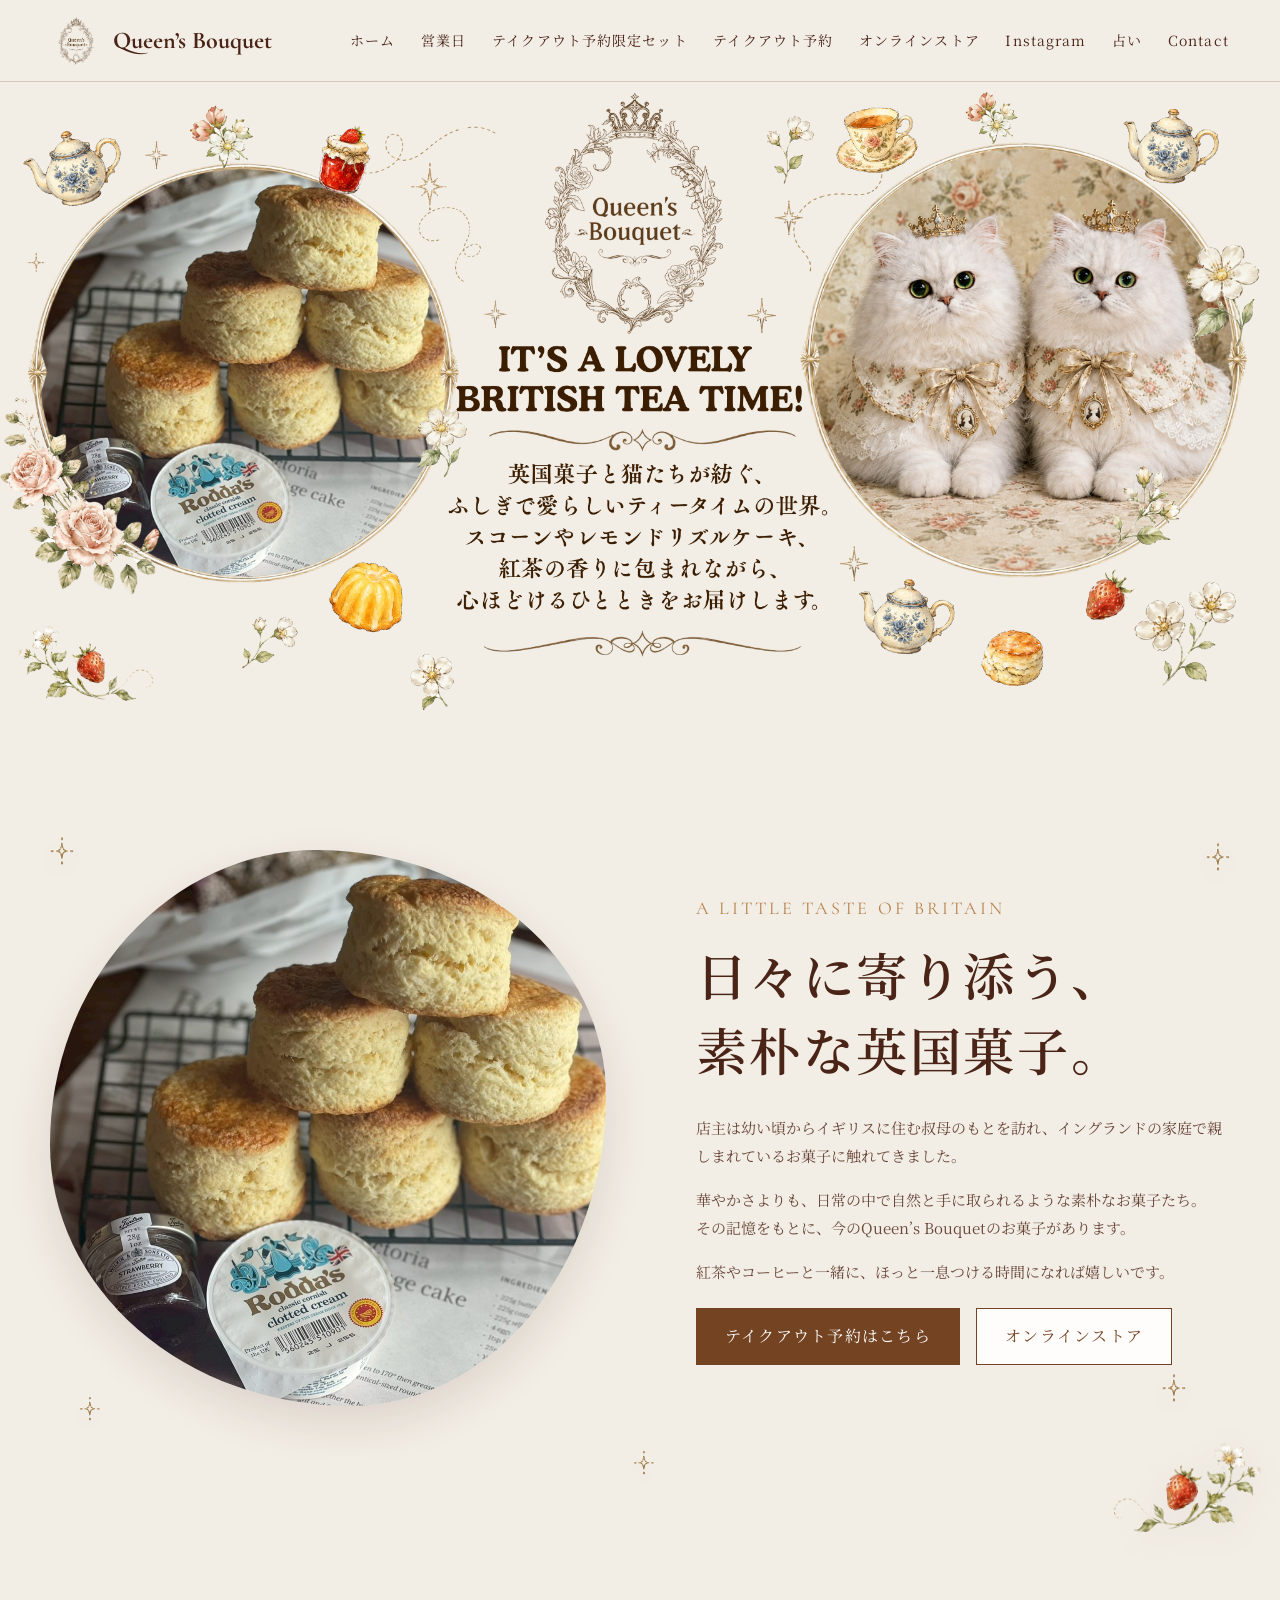
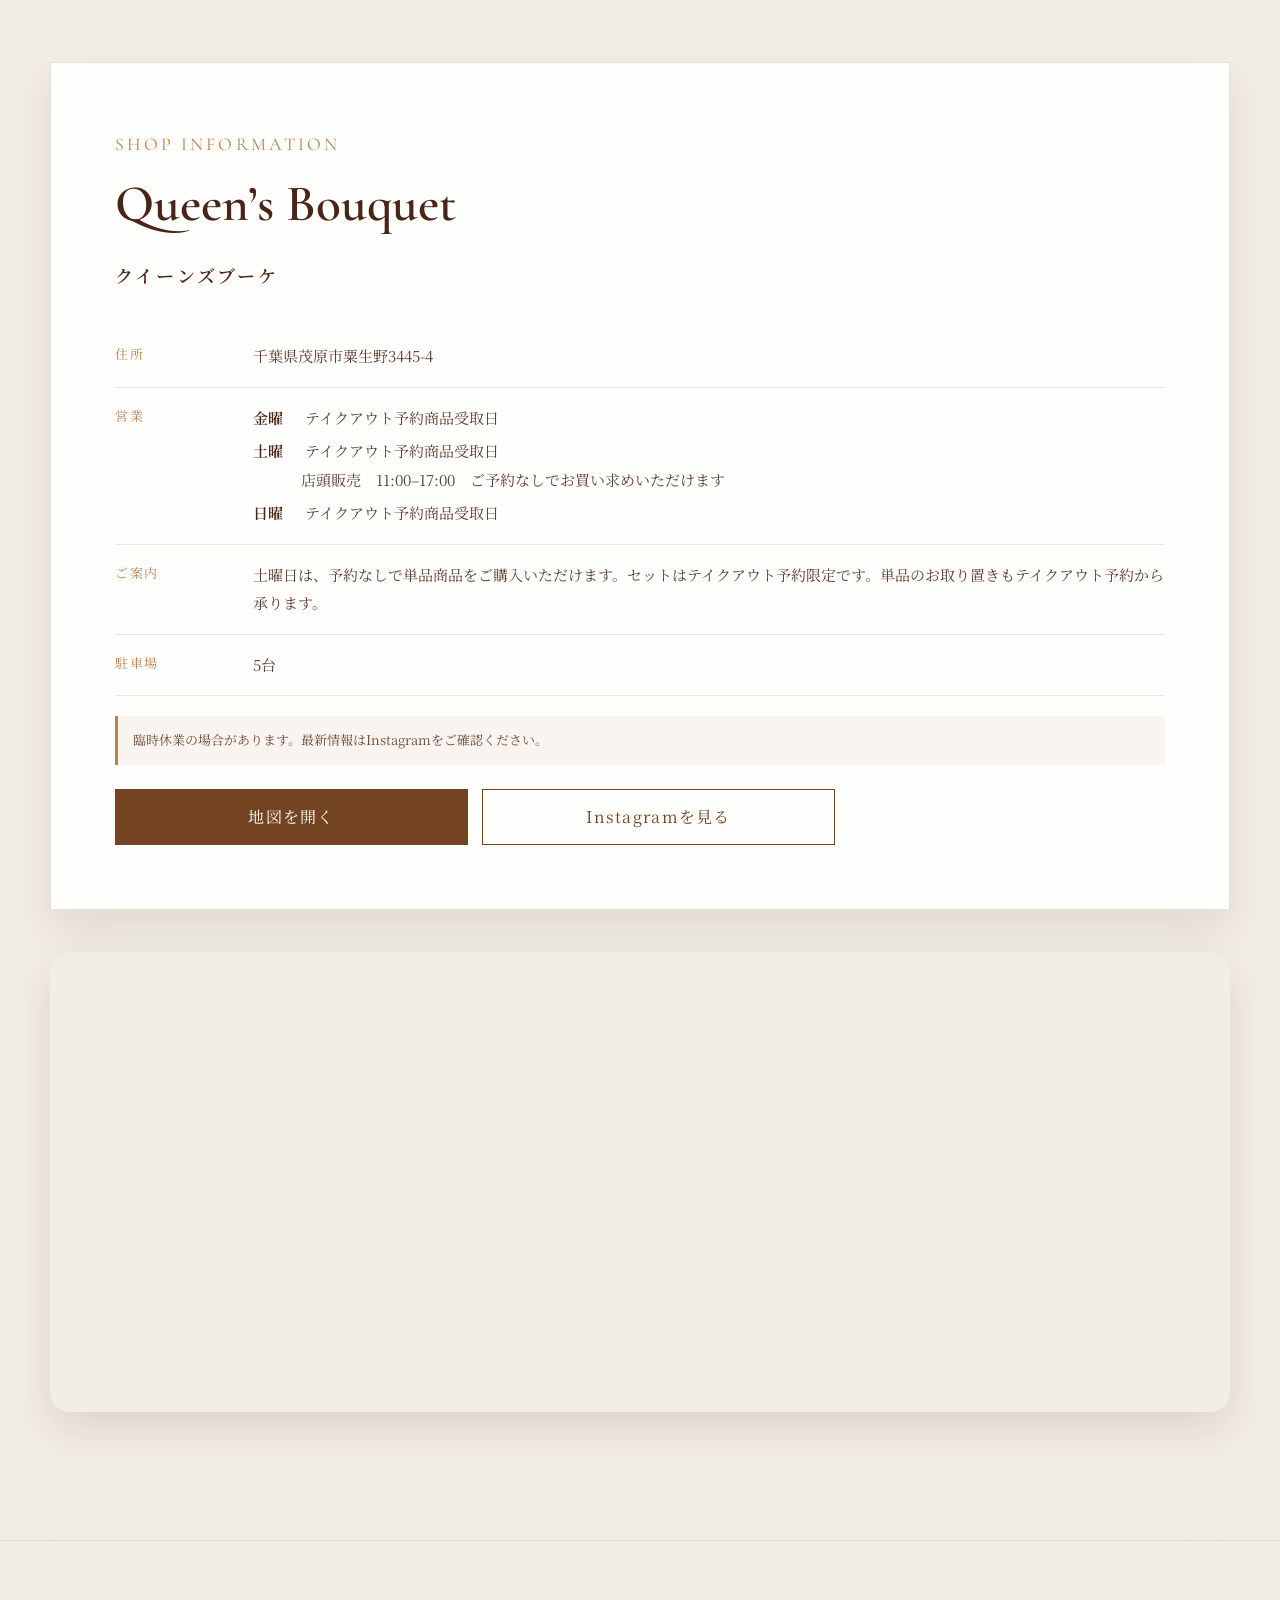
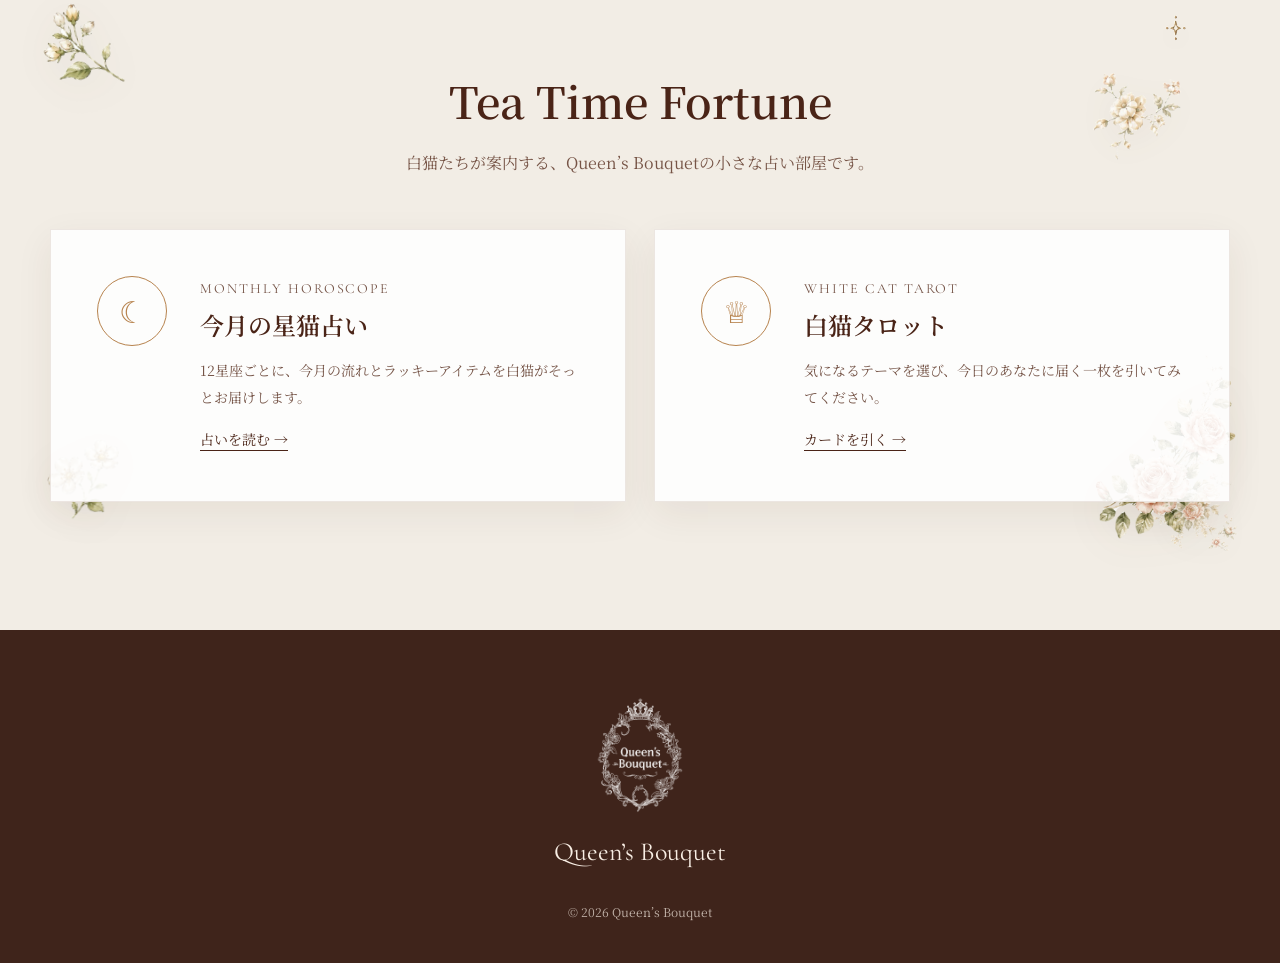
<file: index.html>
<!doctype html>
<html lang="ja">
<head>
  <meta charset="utf-8">
  <meta name="viewport" content="width=device-width, initial-scale=1">
  <meta name="description" content="千葉県茂原市の英国焼き菓子店 Queen's Bouquet。スコーンとレモンドリズルケーキ、やさしいティータイムをお届けします。">
  <title>Queen’s Bouquet｜英国焼き菓子店</title>
  <link rel="preconnect" href="https://fonts.googleapis.com">
  <link rel="preconnect" href="https://fonts.gstatic.com" crossorigin>
  <link href="https://fonts.googleapis.com/css2?family=Cormorant+Garamond:wght@500;600;700&family=Noto+Serif+JP:wght@400;500;600&display=swap" rel="stylesheet">
  <link rel="stylesheet" href="style.css">
</head>
<body>
  <header class="site-header">
    <a class="brand" href="index.html" aria-label="Queen's Bouquet ホーム">
      <img src="assets/logo.png" alt="Queen's Bouquet ロゴ">
      <span>Queen’s Bouquet</span>
    </a>

    <button class="menu-button" type="button" aria-label="メニューを開く" aria-expanded="false">
      <span></span><span></span><span></span>
    </button>

    <nav class="main-nav" aria-label="メインメニュー">
      <a href="#home">ホーム</a>
      <a href="business-days.html">営業日</a>
      <a href="reservation.html">テイクアウト予約限定セット</a>
      <a href="https://queens-bouquet.take-eats.jp/" target="_blank" rel="noopener">テイクアウト予約</a>
      <a href="https://queensbouquet.stores.jp/" target="_blank" rel="noopener">オンラインストア</a>
      <a href="https://www.instagram.com/queens__bouquet/" target="_blank" rel="noopener">Instagram</a>
      <a href="#fortune">占い</a>
      <a href="https://queensbouquet.stores.jp/inquiry"
  target="_blank"
  rel="noopener"
>
  Contact
</a>
    </nav>
  </header>

  <main>
    <section id="home" class="hero" aria-label="Queen's Bouquetへようこそ">
      <img src="assets/hero-banner.png" alt="英国菓子と白猫をあしらったQueen's Bouquetのウェルカムビジュアル">
    </section>

    <section class="intro section-shell">
      <img class="decor intro-decor intro-decor-1" src="assets/sparkle-dot.png" alt="" aria-hidden="true">
      <img class="decor intro-decor intro-decor-2" src="assets/sparkle-dot.png" alt="" aria-hidden="true">
      <img class="decor intro-decor intro-decor-3" src="assets/sparkle-dot.png" alt="" aria-hidden="true">
      <div class="intro-photo reveal">
        <img src="assets/scones-photo.png" alt="焼きたてのスコーンとクロテッドクリーム、ジャム">
      </div>
      <div class="intro-copy reveal">
        <p class="eyebrow">A little taste of Britain</p>
        <h1>日々に寄り添う、<br>素朴な英国菓子。</h1>
        <p>店主は幼い頃からイギリスに住む叔母のもとを訪れ、イングランドの家庭で親しまれているお菓子に触れてきました。</p>
        <p>華やかさよりも、日常の中で自然と手に取られるような素朴なお菓子たち。<br>その記憶をもとに、今のQueen’s Bouquetのお菓子があります。</p>
        <p>紅茶やコーヒーと一緒に、ほっと一息つける時間になれば嬉しいです。</p>
        <div class="intro-actions">
          <a class="button" href="https://queens-bouquet.take-eats.jp/" target="_blank" rel="noopener">テイクアウト予約はこちら</a>
          <a class="button button-secondary" href="https://queensbouquet.stores.jp/" target="_blank" rel="noopener">オンラインストア</a>
        </div>
      </div>
    </section>

    

    <section class="shop-info section-shell">
      <img class="decor shop-pos shop-pos-4a" src="assets/sparkle-dot.png" alt="" aria-hidden="true">
      <img class="decor shop-pos shop-pos-4b" src="assets/sparkle-dot.png" alt="" aria-hidden="true">
      <img class="decor shop-pos shop-pos-11" src="assets/strawberry-flower-line.png" alt="" aria-hidden="true">
      <img class="decor shop-pos shop-pos-5" src="assets/flower-single.png" alt="" aria-hidden="true">
      <img class="decor shop-pos shop-pos-4c" src="assets/sparkle-dot.png" alt="" aria-hidden="true">
      <img class="decor shop-pos shop-pos-3" src="assets/strawberry-accent.png" alt="" aria-hidden="true">
      <img class="decor shop-pos shop-pos-4d" src="assets/sparkle-dot.png" alt="" aria-hidden="true">
      <img class="decor shop-pos shop-pos-2b" src="assets/teacup-accent.png" alt="" aria-hidden="true">
      <img class="decor shop-pos shop-pos-8" src="assets/teapot-accent.png" alt="" aria-hidden="true">
      <img class="decor shop-pos shop-pos-12a" src="assets/flower-double.png" alt="" aria-hidden="true">
      <img class="decor shop-pos shop-pos-15" src="assets/small-rose-bud.png" alt="" aria-hidden="true">
      <div class="info-card reveal">
        <p class="eyebrow">Shop Information</p>
        <h2>Queen’s Bouquet<br><span>クイーンズブーケ</span></h2>
        <dl class="shop-details">
          <div>
            <dt>住所</dt>
            <dd>千葉県茂原市粟生野3445-4</dd>
          </div>
          <div>
            <dt>営業</dt>
            <dd>
              <span class="schedule-line"><strong>金曜</strong> テイクアウト予約商品受取日</span>
              <span class="schedule-line"><strong>土曜</strong> テイクアウト予約商品受取日<span class="schedule-line-detail">店頭販売　11:00–17:00　ご予約なしでお買い求めいただけます</span></span>
              <span class="schedule-line"><strong>日曜</strong> テイクアウト予約商品受取日</span>
            </dd>
          </div>
          <div>
            <dt>ご案内</dt>
            <dd>土曜日は、予約なしで単品商品をご購入いただけます。セットはテイクアウト予約限定です。単品のお取り置きもテイクアウト予約から承ります。</dd>
          </div>
          <div>
            <dt>駐車場</dt>
            <dd>5台</dd>
          </div>
        </dl>
        <p class="temporary-note">臨時休業の場合があります。最新情報はInstagramをご確認ください。</p>
        <div class="info-actions">
          <a class="button" href="https://www.google.com/maps/place/Queen's+Bouquet/@35.486247,140.3505723,18z/data=!3m1!4b1!4m6!3m5!1s0x6022c100517cca89:0xf4d206d53f871eb1!8m2!3d35.486247!4d140.3512534!16s%2Fg%2F11yyhpc_2k!5m1!1e1?entry=ttu&g_ep=EgoyMDI2MDcwOC4wIKXMDSoASAFQAw%3D%3D" target="_blank" rel="noopener">地図を開く</a>
          <a class="button button-link" href="https://www.instagram.com/queens__bouquet/" target="_blank" rel="noopener">Instagramを見る</a>
        </div>
      </div>
      <div class="map-panel reveal">
        <iframe
          src="https://www.google.com/maps?q=Queen%27s%20Bouquet%2C%20%E5%8D%83%E8%91%89%E7%9C%8C%E8%8C%82%E5%8E%9F%E5%B8%82%E7%B2%9F%E7%94%9F%E9%87%8E3445-4&z=18&output=embed"
          title="Queen’s Bouquet 周辺地図"
          loading="lazy"
          referrerpolicy="no-referrer-when-downgrade"
          allowfullscreen>
        </iframe>
      </div>
    </section>

    <section id="fortune" class="fortune-section">
      <img class="decor fortune-item fi-13" src="assets/buds-spray.png" alt="" aria-hidden="true">
      <img class="decor fortune-item fi-4" src="assets/sparkle-dot.png" alt="" aria-hidden="true">
      <img class="decor fortune-item fi-10" src="assets/rose-corner.png" alt="" aria-hidden="true">
      <img class="decor fortune-item fi-12" src="assets/flower-double.png" alt="" aria-hidden="true">
      <img class="decor fortune-item fi-14" src="assets/floral-bouquet.png" alt="" aria-hidden="true">
      <img class="decor fortune-item fi-16" src="assets/cream-flower.png" alt="" aria-hidden="true">
      <div class="section-heading reveal">
        <h2>Tea Time Fortune</h2>
        <p>白猫たちが案内する、Queen’s Bouquetの小さな占い部屋です。</p>
      </div>

      <div class="fortune-grid section-shell">
        <a class="fortune-card reveal" href="https://uranai-land.github.io/hoshi-neko-uranai/" target="_blank" rel="noopener">
          <div class="fortune-icon">☾</div>
          <div>
            <p class="card-kicker">MONTHLY HOROSCOPE</p>
            <h3>今月の星猫占い</h3>
            <p>12星座ごとに、今月の流れとラッキーアイテムを白猫がそっとお届けします。</p>
            <span>占いを読む →</span>
          </div>
        </a>

        <a class="fortune-card reveal" href="https://uranai-land.github.io/shiro-neko-tarot/" target="_blank" rel="noopener">
          <div class="fortune-icon">♕</div>
          <div>
            <p class="card-kicker">WHITE CAT TAROT</p>
            <h3>白猫タロット</h3>
            <p>気になるテーマを選び、今日のあなたに届く一枚を引いてみてください。</p>
            <span>カードを引く →</span>
          </div>
        </a>
      </div>
    </section>
  </main>

  <footer>
    <img src="assets/logo.png" alt="" aria-hidden="true">
    <p>Queen’s Bouquet</p>
    <p class="copyright">© <span id="year"></span> Queen’s Bouquet</p>
  </footer>

  <script src="script.js"></script>
</body>
</html>
</file>
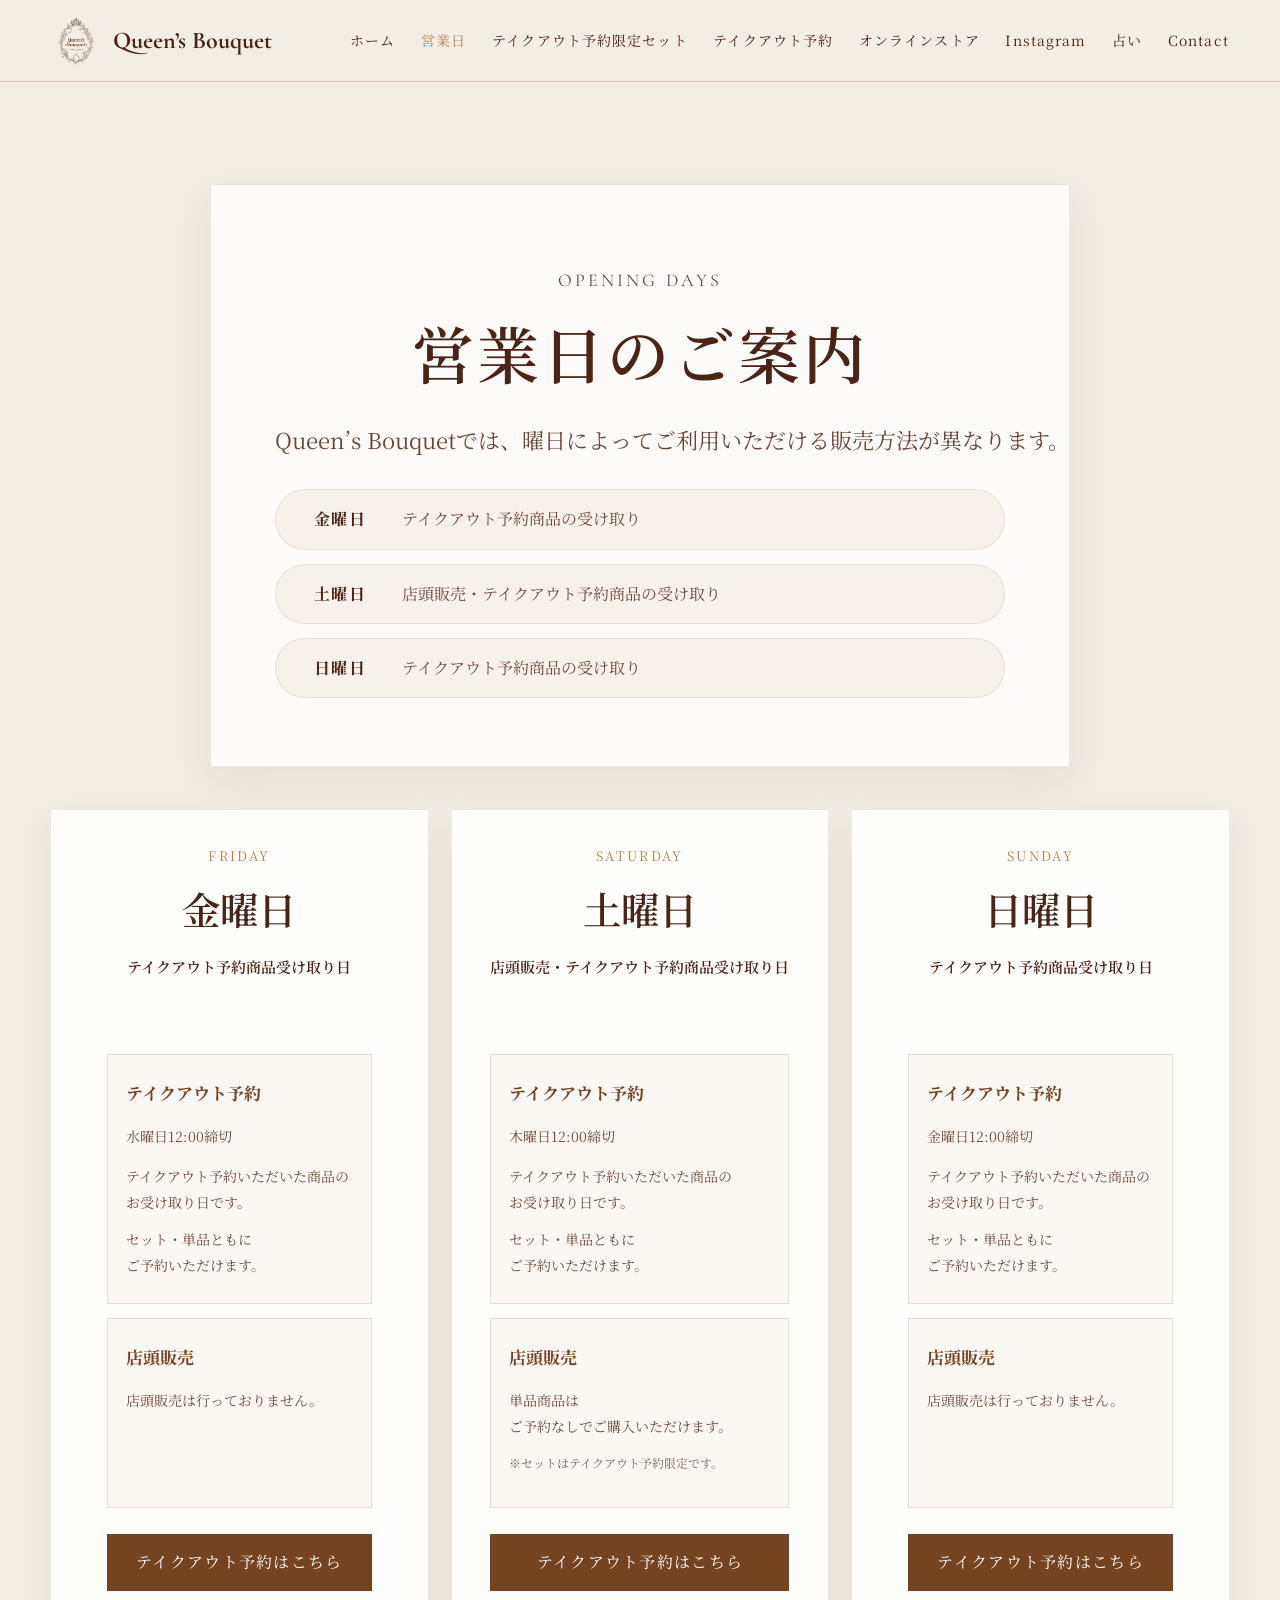
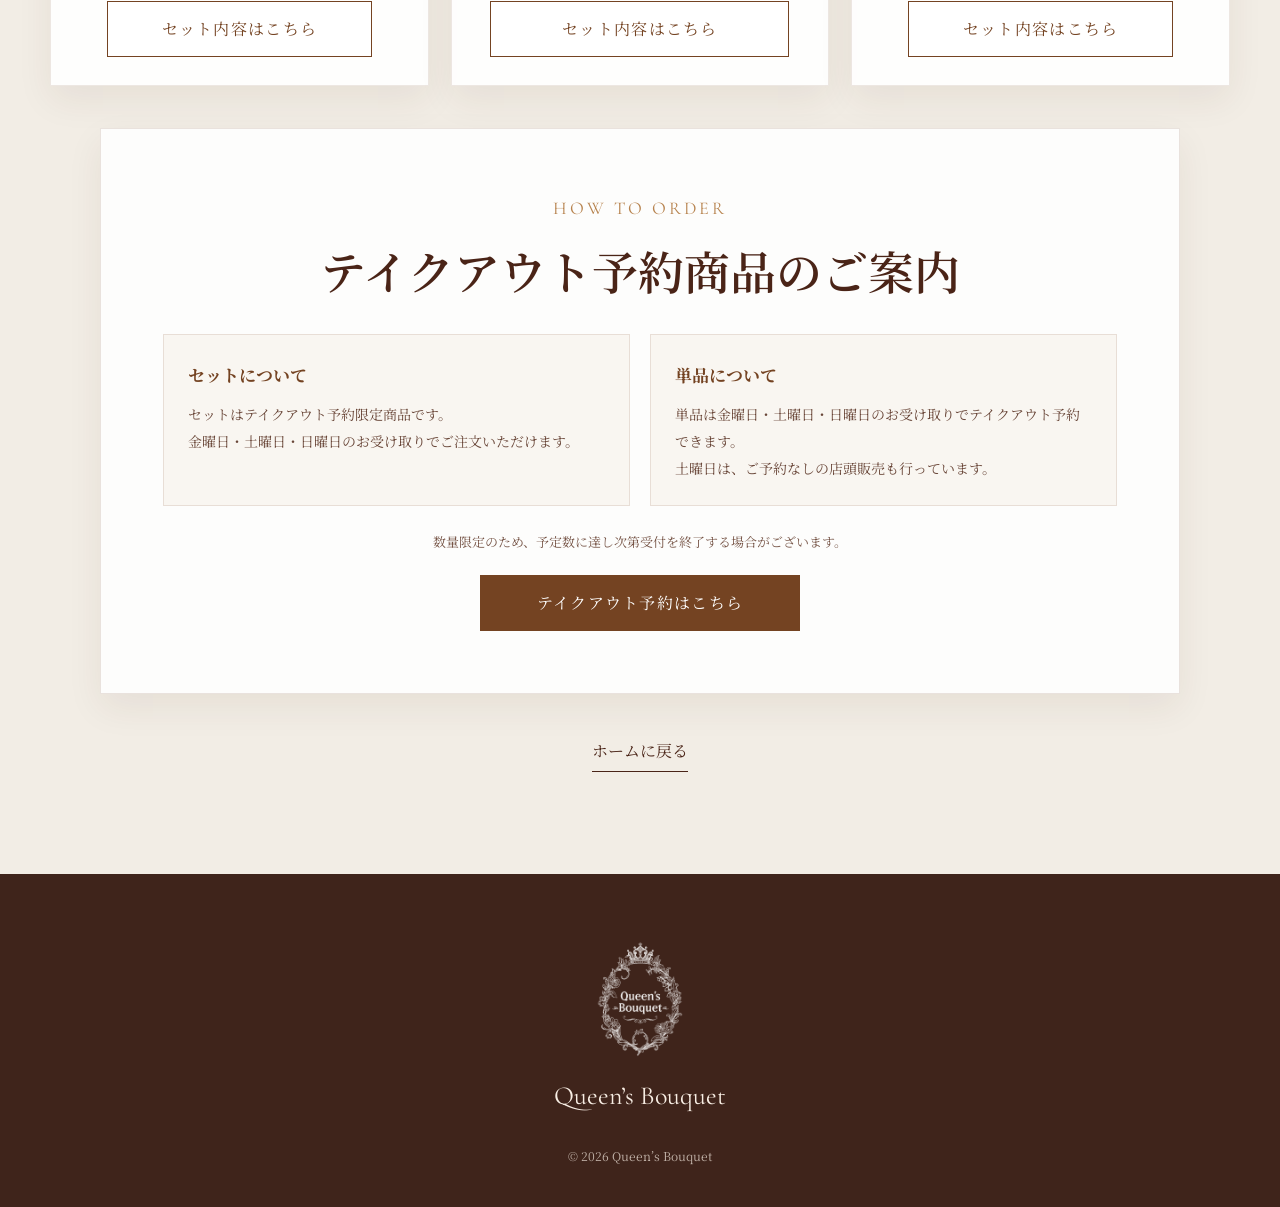
<file: business-days.html>
<!doctype html>
<html lang="ja">
<head>
  <meta charset="utf-8">
  <meta name="viewport" content="width=device-width, initial-scale=1">
  <meta
    name="description"
    content="Queen’s Bouquetの営業日と、曜日ごとの店頭販売・テイクアウト予約商品受け取り方法をご案内します。"
  >
  <title>営業日のご案内｜Queen’s Bouquet</title>

  <link rel="preconnect" href="https://fonts.googleapis.com">
  <link rel="preconnect" href="https://fonts.gstatic.com" crossorigin>
  <link
    href="https://fonts.googleapis.com/css2?family=Cormorant+Garamond:wght@500;600;700&family=Noto+Serif+JP:wght@400;500;600&display=swap"
    rel="stylesheet"
  >
  <link rel="stylesheet" href="style.css">
</head>

<body>
  <header class="site-header">
    <a class="brand" href="index.html" aria-label="Queen's Bouquet ホーム">
      <img src="assets/logo.png" alt="Queen's Bouquet ロゴ">
      <span>Queen’s Bouquet</span>
    </a>

    <button
      class="menu-button"
      type="button"
      aria-label="メニューを開く"
      aria-expanded="false"
    >
      <span></span>
      <span></span>
      <span></span>
    </button>

    <nav class="main-nav" aria-label="メインメニュー">
      <a href="index.html#home">ホーム</a>
      <a href="business-days.html" aria-current="page">営業日</a>
      <a href="reservation.html">テイクアウト予約限定セット</a>
      <a href="https://queens-bouquet.take-eats.jp/" target="_blank" rel="noopener">テイクアウト予約</a>
      <a href="https://queensbouquet.stores.jp/" target="_blank" rel="noopener">オンラインストア</a>
      <a href="https://www.instagram.com/queens__bouquet/" target="_blank" rel="noopener">Instagram</a>
      <a href="index.html#fortune">占い</a>
      <a href="https://queensbouquet.stores.jp/inquiry"
  target="_blank"
  rel="noopener"
>
  Contact
</a>
    </nav>
  </header>

  <main class="business-page business-page-final">
    <section class="business-hero section-shell reveal">
      <p class="eyebrow">Opening Days</p>
      <h1>営業日のご案内</h1>

      <p class="business-lead business-lead-final">
        Queen’s Bouquetでは、曜日によってご利用いただける販売方法が異なります。
      </p>

      <div class="business-overview business-overview-final">
        <p>
          <strong>金曜日</strong>
          <span>テイクアウト予約商品の受け取り</span>
        </p>
        <p>
          <strong>土曜日</strong>
          <span>店頭販売・テイクアウト予約商品の受け取り</span>
        </p>
        <p>
          <strong>日曜日</strong>
          <span>テイクアウト予約商品の受け取り</span>
        </p>
      </div>
    </section>

    <section class="business-cards business-cards-final section-shell">
      <article class="business-card business-card-final reveal">
        <div class="business-card-heading">
          <p class="business-day">FRIDAY</p>
          <h2>金曜日</h2>
          <p class="business-type business-type-final">テイクアウト予約商品受け取り日</p>
        </div>

        <div class="business-card-content">
          <div class="business-method-box">
            <strong>テイクアウト予約</strong>
            <p class="business-box-deadline">水曜日12:00締切</p>
            <p>
              テイクアウト予約いただいた商品の<br>
              お受け取り日です。
            </p>
            <p>
              セット・単品ともに<br>
              ご予約いただけます。
            </p>
          </div>

          <div class="business-method-box">
            <strong>店頭販売</strong>
            <p>店頭販売は行っておりません。</p>
          </div>
        </div>

        <div class="business-card-buttons">
          <a class="button" href="https://queens-bouquet.take-eats.jp/" target="_blank" rel="noopener">
            テイクアウト予約はこちら
          </a>
          <a class="button button-secondary" href="reservation.html">
            セット内容はこちら
          </a>
        </div>
      </article>

      <article class="business-card business-card-final reveal">
        <div class="business-card-heading">
          <p class="business-day">SATURDAY</p>
          <h2>土曜日</h2>
          <p class="business-type business-type-final">店頭販売・テイクアウト予約商品受け取り日</p>
        </div>

        <div class="business-card-content">
          <div class="business-method-box">
            <strong>テイクアウト予約</strong>
            <p class="business-box-deadline">木曜日12:00締切</p>
            <p>
              テイクアウト予約いただいた商品の<br>
              お受け取り日です。
            </p>
            <p>
              セット・単品ともに<br>
              ご予約いただけます。
            </p>
          </div>

          <div class="business-method-box">
            <strong>店頭販売</strong>
            <p>
              単品商品は<br>
              ご予約なしでご購入いただけます。
            </p>
            <p class="business-method-note">※セットはテイクアウト予約限定です。</p>
          </div>
        </div>

        <div class="business-card-buttons">
          <a class="button" href="https://queens-bouquet.take-eats.jp/" target="_blank" rel="noopener">
            テイクアウト予約はこちら
          </a>
          <a class="button button-secondary" href="reservation.html">
            セット内容はこちら
          </a>
        </div>
      </article>

      <article class="business-card business-card-final reveal">
        <div class="business-card-heading">
          <p class="business-day">SUNDAY</p>
          <h2>日曜日</h2>
          <p class="business-type business-type-final">テイクアウト予約商品受け取り日</p>
        </div>

        <div class="business-card-content">
          <div class="business-method-box">
            <strong>テイクアウト予約</strong>
            <p class="business-box-deadline">金曜日12:00締切</p>
            <p>
              テイクアウト予約いただいた商品の<br>
              お受け取り日です。
            </p>
            <p>
              セット・単品ともに<br>
              ご予約いただけます。
            </p>
          </div>

          <div class="business-method-box">
            <strong>店頭販売</strong>
            <p>店頭販売は行っておりません。</p>
          </div>
        </div>

        <div class="business-card-buttons">
          <a class="button" href="https://queens-bouquet.take-eats.jp/" target="_blank" rel="noopener">
            テイクアウト予約はこちら
          </a>
          <a class="button button-secondary" href="reservation.html">
            セット内容はこちら
          </a>
        </div>
      </article>
    </section>

    <section class="business-guide section-shell reveal">
      <div class="business-guide-heading">
        <p class="eyebrow">How to Order</p>
        <h2>テイクアウト予約商品のご案内</h2>
      </div>

      <div class="business-guide-grid">
        <div>
          <strong>セットについて</strong>
          <p>
            セットはテイクアウト予約限定商品です。<br>
            金曜日・土曜日・日曜日のお受け取りでご注文いただけます。
          </p>
        </div>

        <div>
          <strong>単品について</strong>
          <p>
            単品は金曜日・土曜日・日曜日のお受け取りでテイクアウト予約できます。<br>
            土曜日は、ご予約なしの店頭販売も行っています。
          </p>
        </div>
      </div>

      <p class="business-guide-note">
        数量限定のため、予定数に達し次第受付を終了する場合がございます。
      </p>

      <a class="button" href="https://queens-bouquet.take-eats.jp/" target="_blank" rel="noopener">
        テイクアウト予約はこちら
      </a>
    </section>

    <div class="back-home section-shell">
      <a href="index.html#home">ホームに戻る</a>
    </div>
  </main>

  <footer>
    <img src="assets/logo.png" alt="" aria-hidden="true">
    <p>Queen’s Bouquet</p>
    <p class="copyright">© <span id="year"></span> Queen’s Bouquet</p>
  </footer>

  <script src="script.js"></script>
</body>
</html>
</file>
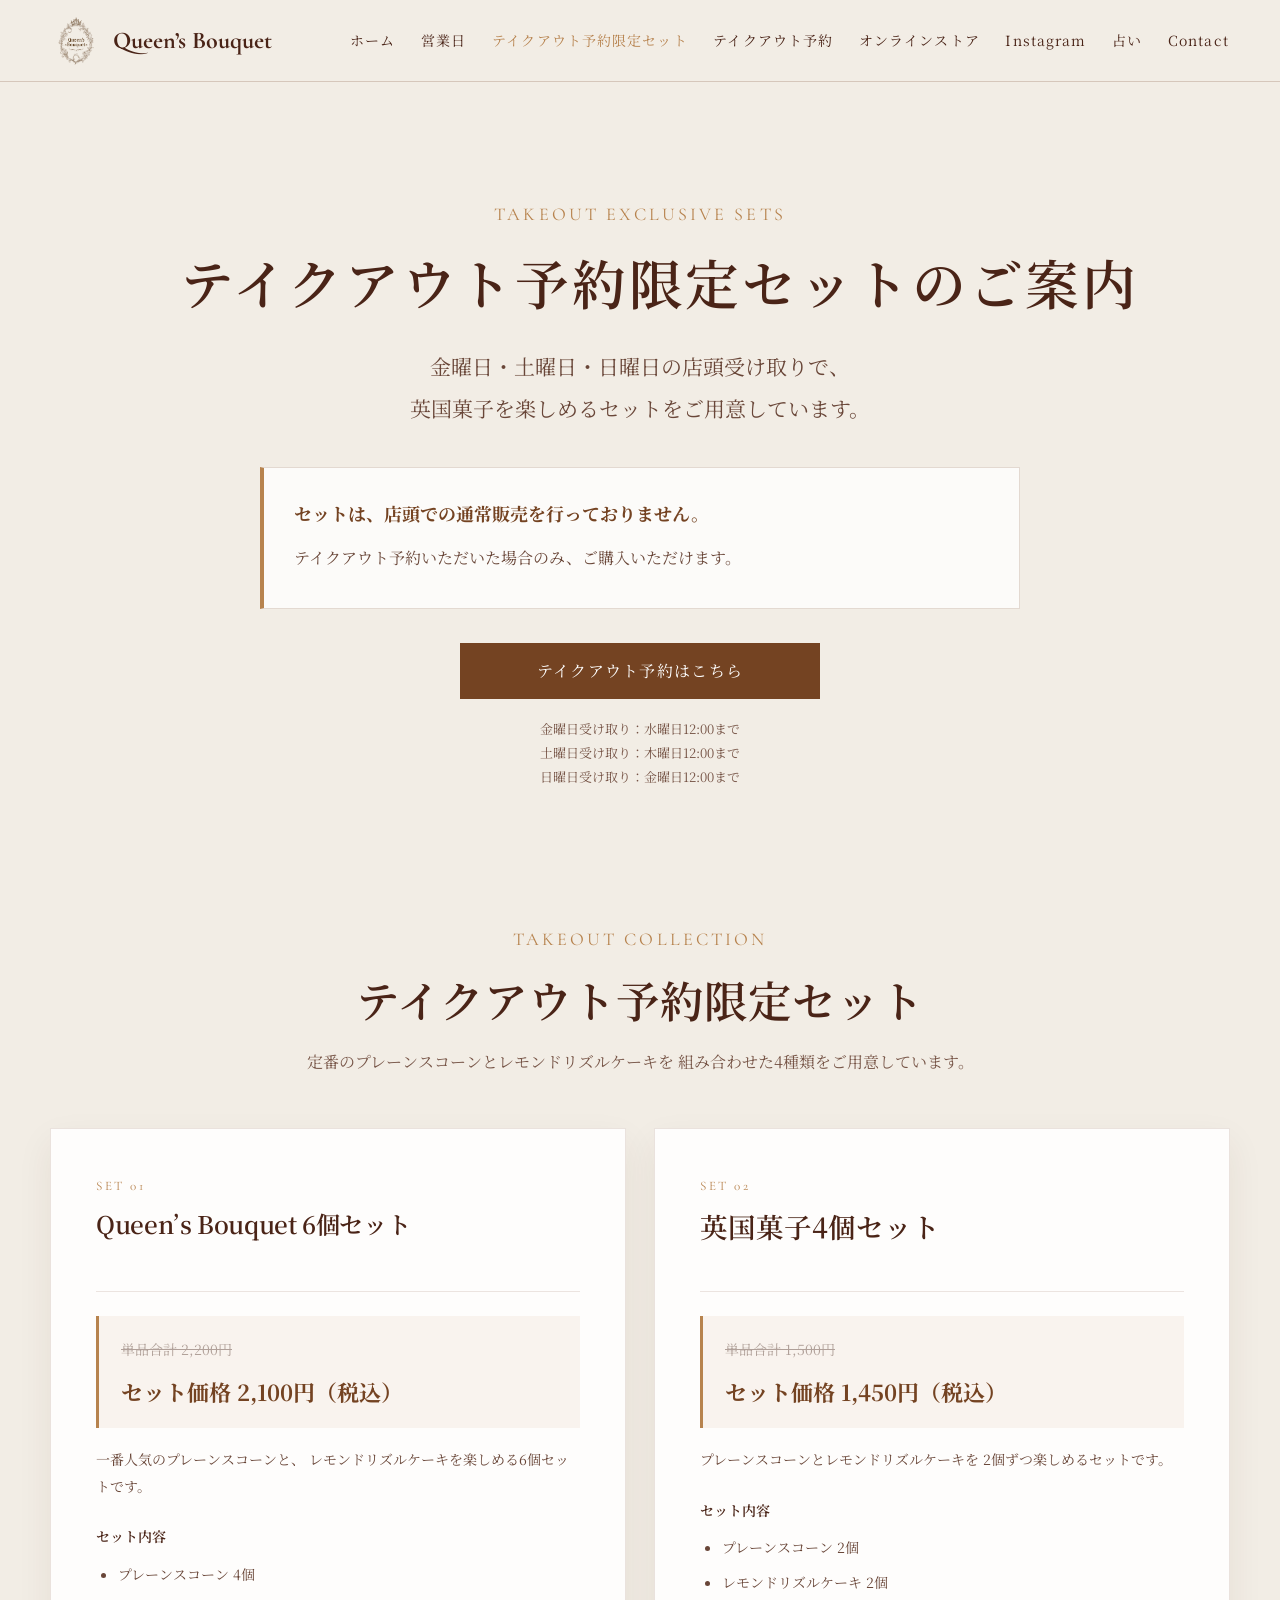
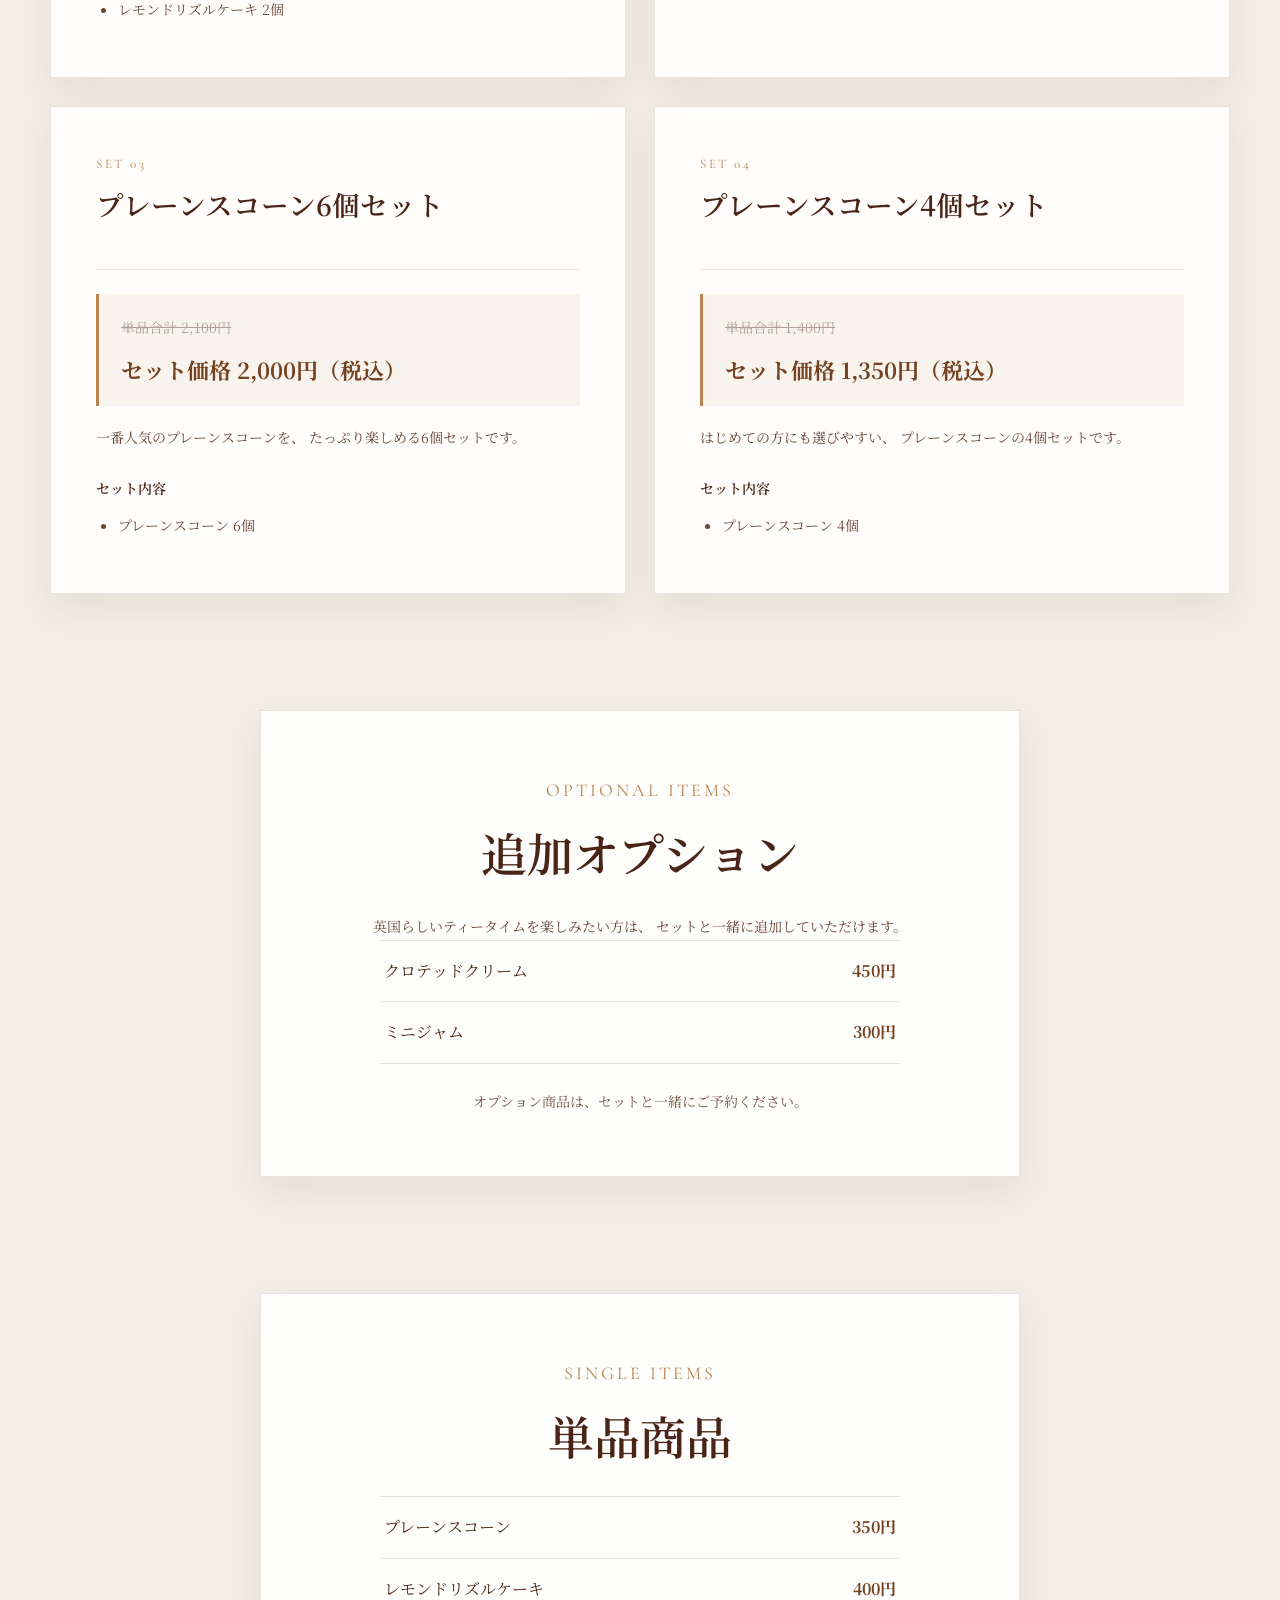
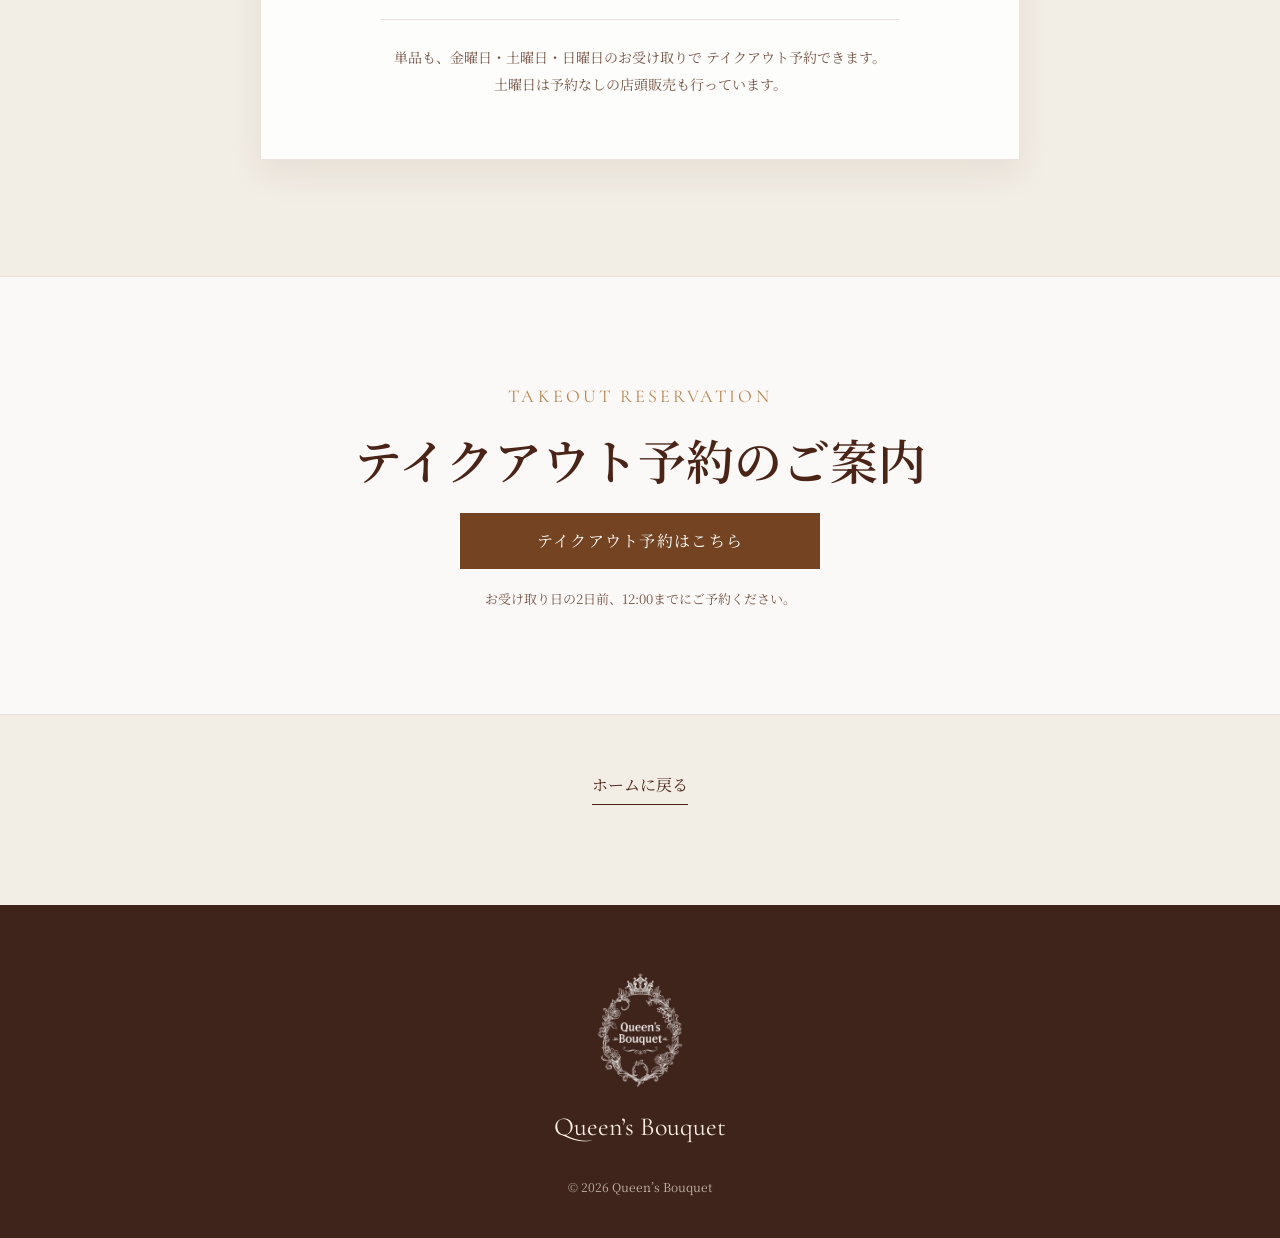
<file: reservation.html>
<!doctype html>
<html lang="ja">
<head>
  <meta charset="utf-8">
  <meta name="viewport" content="width=device-width, initial-scale=1">

  <meta
    name="description"
    content="Queen’s Bouquetのテイクアウト予約限定セットと、金曜日・土曜日・日曜日の店頭受け取り予約をご案内します。"
  >

  <title>テイクアウト予約限定セット｜Queen’s Bouquet</title>

  <link rel="preconnect" href="https://fonts.googleapis.com">
  <link rel="preconnect" href="https://fonts.gstatic.com" crossorigin>

  <link
    href="https://fonts.googleapis.com/css2?family=Cormorant+Garamond:wght@500;600;700&family=Noto+Serif+JP:wght@400;500;600&display=swap"
    rel="stylesheet"
  >

  <link rel="stylesheet" href="style.css">

  <style>
    /* このページ専用：PCでセット名と価格位置をそろえる */
    @media (min-width: 851px) {
      .reservation-set-heading {
        min-height: 118px;
      }

      .reservation-set-card h2 {
        font-size: clamp(22px, 2.15vw, 32px);
        white-space: nowrap;
      }

      .reservation-set-card .queens-set-title {
        font-size: clamp(20px, 1.9vw, 29px);
        letter-spacing: -.015em;
      }
    }

    @media (max-width: 850px) {
      .reservation-set-heading {
        min-height: 0;
      }

      .reservation-set-card h2,
      .reservation-set-card .queens-set-title {
        white-space: normal;
      }
    }

    .single-total {
      display: block;
      margin-bottom: 6px;
      text-decoration: line-through;
      opacity: 0.65;
    }
  </style>
</head>

<body>
  <header class="site-header">
    <a
      class="brand"
      href="index.html"
      aria-label="Queen's Bouquet ホーム"
    >
      <img
        src="assets/logo.png"
        alt="Queen's Bouquet ロゴ"
      >
      <span>Queen’s Bouquet</span>
    </a>

    <button
      class="menu-button"
      type="button"
      aria-label="メニューを開く"
      aria-expanded="false"
    >
      <span></span>
      <span></span>
      <span></span>
    </button>

    <nav
      class="main-nav"
      aria-label="メインメニュー"
    >
      <a href="index.html#home">
        ホーム
      </a>

      <a href="business-days.html">
        営業日
      </a>

      <a
        href="reservation.html"
        aria-current="page"
      >
        テイクアウト予約限定セット
      </a>

      <a
        href="https://queens-bouquet.take-eats.jp/"
        target="_blank"
        rel="noopener"
      >
        テイクアウト予約
      </a>

      <a
        href="https://queensbouquet.stores.jp/"
        target="_blank"
        rel="noopener"
      >
        オンラインストア
      </a>

      <a
        href="https://www.instagram.com/queens__bouquet/"
        target="_blank"
        rel="noopener"
      >
        Instagram
      </a>

      <a href="index.html#fortune">
        占い
      </a>

      <a
        href="https://queensbouquet.stores.jp/inquiry"
        target="_blank"
        rel="noopener"
      >
        Contact
      </a>
    </nav>
  </header>

  <main class="saturday-set-page">
    <section class="set-page-hero section-shell reveal">
      <p class="eyebrow">
        Takeout Exclusive Sets
      </p>

      <h1>
        テイクアウト予約限定セットのご案内
      </h1>

      <p class="set-page-lead">
        金曜日・土曜日・日曜日の店頭受け取りで、<br>
        英国菓子を楽しめるセットをご用意しています。
      </p>

      <div class="set-page-notice">
        <strong>
          セットは、店頭での通常販売を行っておりません。
        </strong>

        <p>
          テイクアウト予約いただいた場合のみ、ご購入いただけます。
        </p>
      </div>

      <div class="set-page-actions">
        <a
          class="button set-reservation-button"
          href="https://queens-bouquet.take-eats.jp/"
          target="_blank"
          rel="noopener"
        >
          テイクアウト予約はこちら
        </a>
      </div>

      <p class="set-page-deadline">
        金曜日受け取り：水曜日12:00まで<br>
        土曜日受け取り：木曜日12:00まで<br>
        日曜日受け取り：金曜日12:00まで
      </p>
    </section>

    <section class="set-catalog section-shell">
      <div class="section-heading reveal">
        <p class="eyebrow">
          Takeout Collection
        </p>

        <h2>
          テイクアウト予約限定セット
        </h2>

        <p>
          定番のプレーンスコーンとレモンドリズルケーキを
          組み合わせた4種類をご用意しています。
        </p>
      </div>

      <div class="set-catalog-grid">
        <!-- SET 01：Queen’s Bouquet 6個セット -->
        <article class="reservation-set-card reveal">
          <div class="reservation-set-heading">
            <p class="set-card-number">
              SET 01
            </p>

            <h2 class="queens-set-title">
              Queen’s Bouquet 6個セット
            </h2>
          </div>

          <div class="set-price">
            <span class="single-total">
              単品合計 2,200円
            </span>

            <strong>
              セット価格 2,100円（税込）
            </strong>
          </div>

          <p class="set-card-description">
            一番人気のプレーンスコーンと、
            レモンドリズルケーキを楽しめる6個セットです。
          </p>

          <div class="set-contents">
            <p class="set-contents-title">
              セット内容
            </p>

            <ul>
              <li>
                プレーンスコーン 4個
              </li>

              <li>
                レモンドリズルケーキ 2個
              </li>
            </ul>
          </div>
        </article>

        <!-- SET 02：英国菓子4個セット -->
        <article class="reservation-set-card reveal">
          <div class="reservation-set-heading">
            <p class="set-card-number">
              SET 02
            </p>

            <h2>
              英国菓子4個セット
            </h2>
          </div>

          <div class="set-price">
            <span class="single-total">
              単品合計 1,500円
            </span>

            <strong>
              セット価格 1,450円（税込）
            </strong>
          </div>

          <p class="set-card-description">
            プレーンスコーンとレモンドリズルケーキを
            2個ずつ楽しめるセットです。
          </p>

          <div class="set-contents">
            <p class="set-contents-title">
              セット内容
            </p>

            <ul>
              <li>
                プレーンスコーン 2個
              </li>

              <li>
                レモンドリズルケーキ 2個
              </li>
            </ul>
          </div>
        </article>

        <!-- SET 03：プレーンスコーン6個セット -->
        <article class="reservation-set-card reveal">
          <div class="reservation-set-heading">
            <p class="set-card-number">
              SET 03
            </p>

            <h2>
              プレーンスコーン6個セット
            </h2>
          </div>

          <div class="set-price">
            <span class="single-total">
              単品合計 2,100円
            </span>

            <strong>
              セット価格 2,000円（税込）
            </strong>
          </div>

          <p class="set-card-description">
            一番人気のプレーンスコーンを、
            たっぷり楽しめる6個セットです。
          </p>

          <div class="set-contents">
            <p class="set-contents-title">
              セット内容
            </p>

            <ul>
              <li>
                プレーンスコーン 6個
              </li>
            </ul>
          </div>
        </article>

        <!-- SET 04：プレーンスコーン4個セット -->
        <article class="reservation-set-card reveal">
          <div class="reservation-set-heading">
            <p class="set-card-number">
              SET 04
            </p>

            <h2>
              プレーンスコーン4個セット
            </h2>
          </div>

          <div class="set-price">
            <span class="single-total">
              単品合計 1,400円
            </span>

            <strong>
              セット価格 1,350円（税込）
            </strong>
          </div>

          <p class="set-card-description">
            はじめての方にも選びやすい、
            プレーンスコーンの4個セットです。
          </p>

          <div class="set-contents">
            <p class="set-contents-title">
              セット内容
            </p>

            <ul>
              <li>
                プレーンスコーン 4個
              </li>
            </ul>
          </div>
        </article>
      </div>
    </section>

    <section class="single-price-section section-shell reveal">
      <div class="single-price-box">
        <p class="eyebrow">
          Optional Items
        </p>

        <h2>
          追加オプション
        </h2>

        <p class="set-card-description">
          英国らしいティータイムを楽しみたい方は、
          セットと一緒に追加していただけます。
        </p>

        <div class="single-price-list">
          <p>
            <span>
              クロテッドクリーム
            </span>

            <strong>
              450円
            </strong>
          </p>

          <p>
            <span>
              ミニジャム
            </span>

            <strong>
              300円
            </strong>
          </p>
        </div>

        <p class="single-price-note">
          オプション商品は、セットと一緒にご予約ください。
        </p>
      </div>
    </section>

    <section class="single-price-section section-shell reveal">
      <div class="single-price-box">
        <p class="eyebrow">
          Single Items
        </p>

        <h2>
          単品商品
        </h2>

        <div class="single-price-list">
          <p>
            <span>
              プレーンスコーン
            </span>

            <strong>
              350円
            </strong>
          </p>

          <p>
            <span>
              レモンドリズルケーキ
            </span>

            <strong>
              400円
            </strong>
          </p>
        </div>

        <p class="single-price-note">
          単品も、金曜日・土曜日・日曜日のお受け取りで
          テイクアウト予約できます。<br>
          土曜日は予約なしの店頭販売も行っています。
        </p>
      </div>
    </section>

    <section class="set-bottom-cta">
      <div class="section-shell reveal">
        <p class="eyebrow">
          Takeout Reservation
        </p>

        <h2>
          テイクアウト予約のご案内
        </h2>

        <a
          class="button set-reservation-button"
          href="https://queens-bouquet.take-eats.jp/"
          target="_blank"
          rel="noopener"
        >
          テイクアウト予約はこちら
        </a>

        <p class="set-page-deadline">
          お受け取り日の2日前、12:00までにご予約ください。
        </p>
      </div>
    </section>

    <div class="back-home section-shell">
      <a href="index.html#home">
        ホームに戻る
      </a>
    </div>
  </main>

  <footer>
    <img
      src="assets/logo.png"
      alt=""
      aria-hidden="true"
    >

    <p>
      Queen’s Bouquet
    </p>

    <p class="copyright">
      © <span id="year"></span> Queen’s Bouquet
    </p>
  </footer>

  <script src="script.js"></script>
</body>
</html>
</file>
<file: style.css>
:root {
  --ink: #4a2417;
  --brown: #744322;
  --gold: #b7834e;
  --cream: #fbf7f0;
  --page: #F2EDE5;
  --rose: #dba596;
  --blue: #6d8290;
  --line: rgba(116, 67, 34, .22);
  --shadow: 0 18px 45px rgba(76, 43, 26, .12);
}

* { box-sizing: border-box; }
html { scroll-behavior: smooth; }
body {
  margin: 0;
  color: var(--ink);
  background: var(--page);
  font-family: "Noto Serif JP", serif;
  line-height: 1.9;
}
img { max-width: 100%; display: block; }
a { color: inherit; }

.site-header {
  position: sticky;
  top: 0;
  z-index: 20;
  height: 82px;
  padding: 0 clamp(18px, 4vw, 68px);
  display: flex;
  align-items: center;
  justify-content: space-between;
  background: rgba(242,237,229,.96);
  border-bottom: 1px solid var(--line);
  backdrop-filter: blur(12px);
}
.brand {
  display: flex;
  align-items: center;
  gap: 12px;
  text-decoration: none;
  font-family: "Cormorant Garamond", serif;
  font-size: 24px;
  font-weight: 700;
}
.brand img { width: 50px; height: 50px; object-fit: contain; }
.main-nav { display: flex; align-items: center; gap: clamp(14px, 2vw, 30px); }
.main-nav a {
  position: relative;
  text-decoration: none;
  font-size: 14px;
  letter-spacing: .08em;
}
.main-nav a::after {
  content: "";
  position: absolute;
  left: 50%; right: 50%; bottom: -9px;
  height: 1px;
  background: var(--gold);
  transition: .25s ease;
}
.main-nav a:hover::after { left: 0; right: 0; }
.menu-button { display: none; border: 0; background: transparent; padding: 8px; }
.menu-button span { display: block; width: 25px; height: 1px; background: var(--ink); margin: 6px 0; }

.hero { background: var(--page); overflow: hidden; }
.hero img { width: 100%; height: auto; }

.section-shell { width: min(1180px, calc(100% - 40px)); margin-inline: auto; }
.decor {
  position: absolute;
  pointer-events: none;
  z-index: 0;
  filter: drop-shadow(0 8px 18px rgba(76, 43, 26, .06));
}

.intro {
  position: relative;
  display: grid;
  grid-template-columns: 1.02fr .98fr;
  gap: clamp(45px, 7vw, 100px);
  align-items: center;
  padding-block: clamp(85px, 10vw, 145px);
}
.intro-photo,
.intro-copy { position: relative; z-index: 1; }
.intro-photo img {
  width: 100%;
  aspect-ratio: 1 / 1;
  object-fit: cover;
  border-radius: 48% 52% 46% 54% / 53% 44% 56% 47%;
  box-shadow: var(--shadow);
}
.intro-decor-1 { width: 34px; left: -6px; top: 112px; }
.intro-decor-2 { width: 34px; right: -4px; top: 118px; }
.intro-decor-3 { width: 34px; right: 40px; bottom: 126px; }


.eyebrow {
  margin: 0 0 12px;
  color: var(--gold);
  font-family: "Cormorant Garamond", serif;
  font-size: 18px;
  letter-spacing: .17em;
  text-transform: uppercase;
}
h1, h2, h3 { margin-top: 0; font-weight: 600; line-height: 1.45; }
h1 { font-size: clamp(34px, 4vw, 58px); letter-spacing: .05em; margin-bottom: 28px; }
.intro-copy p:not(.eyebrow) { color: #694638; font-size: 15px; }
.intro-actions { display: flex; flex-wrap: wrap; gap: 14px 16px; margin-top: 22px; }
.button {
  display: inline-flex;
  align-items: center;
  justify-content: center;
  min-height: 52px;
  padding: 12px 28px;
  border: 1px solid var(--brown);
  background: var(--brown);
  color: #fff;
  text-decoration: none;
  letter-spacing: .08em;
  transition: .25s ease;
}
.button:hover { background: transparent; color: var(--brown); transform: translateY(-2px); }
.button-secondary { background: rgba(255,255,255,.9); color: var(--brown); }
.button-secondary:hover { background: var(--brown); color: #fff; }


.shop-info {
  position: relative;
  padding-block: clamp(85px, 10vw, 140px);
  display: grid;
  grid-template-columns: 1.1fr .9fr;
  gap: clamp(50px, 8vw, 120px);
  align-items: center;
}





.shop-pos { z-index: 0; }
.shop-pos-2a { width: 92px; left: -22px; top: -116px; transform: rotate(-7deg); }
.shop-pos-4a { width: 30px; left: 2%; top: -140px; }
.shop-pos-1a { width: 92px; left: -4%; top: 34px; transform: rotate(-4deg); }
.shop-pos-4b { width: 30px; left: 49%; top: -86px; }
.shop-pos-7 { width: 92px; left: 55%; top: -62px; transform: rotate(5deg); }
.shop-pos-11 { width: 170px; right: -40px; top: -124px; transform: rotate(-4deg); }
.shop-pos-5 { width: 82px; left: -22px; bottom: -92px; }
.shop-pos-4c { width: 28px; left: 13%; bottom: -70px; }
.shop-pos-3 { width: 46px; right: 25%; bottom: -82px; }
.shop-pos-4d { width: 28px; right: 18%; bottom: -58px; }
.shop-pos-2b { width: 90px; right: 9%; bottom: -94px; transform: rotate(4deg); }
.shop-pos-8 { width: 82px; right: -18px; bottom: -72px; transform: rotate(8deg); }

.shop-pos-12a { width: 104px; left: -26px; bottom: -118px; transform: rotate(-6deg); }
.shop-pos-15 { width: 40px; left: 39%; bottom: -34px; transform: rotate(8deg); }

.info-card {
  position: relative;
  z-index: 1;
  padding: clamp(34px, 5vw, 64px);
  border: 1px solid rgba(116, 67, 34, .16);
  background: rgba(255,255,255,.94);
  box-shadow: 0 18px 42px rgba(76, 43, 26, .10);
}
.info-card h2 { font-family: "Cormorant Garamond", "Noto Serif JP", serif; font-size: clamp(36px, 4vw, 54px); margin-bottom: 28px; line-height: 1.22; }
.info-card h2 span { font-family: "Noto Serif JP", serif; font-size: 18px; letter-spacing: .16em; }
dl { margin: 0; }
.shop-details > div {
  display: grid;
  grid-template-columns: 86px minmax(0, 1fr);
  gap: 18px;
  padding: 16px 0;
  border-bottom: 1px solid rgba(116, 67, 34, .13);
}
dt { color: var(--gold); font-size: 13px; letter-spacing: .12em; }
dd { margin: 0; font-size: 15px; color: #5f3d31; }
.schedule-line { display: block; }
.schedule-line + .schedule-line { margin-top: 5px; }
.schedule-line strong { display: inline-block; min-width: 48px; color: var(--ink); font-weight: 600; }
.schedule-line-detail { display: block; padding-left: 48px; }
.temporary-note {
  margin: 20px 0 0;
  padding: 13px 15px;
  border-left: 3px solid var(--gold);
  background: rgba(183, 131, 78, .08);
  color: #6d4a3c;
  font-size: 13px;
  line-height: 1.75;
}
.info-actions {
  display: grid;
  grid-template-columns: repeat(2, minmax(0, 1fr));
  gap: 14px;
  margin-top: 24px;
}
.info-actions .button { width: 100%; min-height: 50px; margin: 0; padding-inline: 16px; white-space: nowrap; }
.button-link { background: transparent; color: var(--brown); }
.button-link:hover { background: var(--brown); color: #fff; }

.map-panel {
  position: relative;
  z-index: 1;
  min-height: 520px;
  display: grid;
  align-items: stretch;
}
.map-panel iframe {
  width: 100%;
  min-height: 520px;
  border: 0;
  border-radius: 26px;
  box-shadow: var(--shadow);
}

.fortune-section {
  position: relative;
  padding: clamp(85px, 10vw, 140px) 0;
  background: var(--page);
  border-top: 1px solid rgba(116, 67, 34, .12);
}
.fortune-item { z-index: 0; }
.fi-1 { width: 90px; right: 12%; top: 20px; }
.fi-4 { width: 30px; right: 7%; top: 72px; }
.fi-3 { width: 44px; right: 3%; top: 110px; }
.fi-10 { width: 230px; right: 3%; bottom: 82px; }
.fi-11 { width: 240px; left: 2%; bottom: 74px; }
.fi-12 { width: 92px; left: 2%; bottom: -22px; }
.fi-14 { width: 118px; right: 2%; bottom: 72px; opacity: .78; }
.fi-16 { width: 120px; right: 14%; top: 150px; opacity: .95; }





.section-heading { width: min(820px, calc(100% - 40px)); margin: 0 auto 50px; text-align: center; position: relative; z-index: 1; }
.section-heading h2 { font-size: clamp(28px, 3.4vw, 46px); margin-bottom: 15px; }
.section-heading > p:last-child { color: #765446; }
.fortune-grid { display: grid; grid-template-columns: repeat(2, 1fr); gap: 28px; position: relative; z-index: 1; }
.fortune-card {
  display: grid;
  grid-template-columns: 78px 1fr;
  gap: 25px;
  padding: clamp(28px, 4vw, 46px);
  background: rgba(255,255,255,.88);
  border: 1px solid rgba(116, 67, 34, .12);
  text-decoration: none;
  box-shadow: 0 12px 35px rgba(76,43,26,.07);
  transition: .3s ease;
}
.fortune-card:hover { transform: translateY(-6px); box-shadow: var(--shadow); border-color: var(--gold); }
.fortune-icon { width: 70px; height: 70px; display: grid; place-items: center; border: 1px solid var(--gold); border-radius: 50%; font-size: 30px; color: var(--gold); }
.card-kicker { margin: 0 0 6px; color: var(--gold); font-family: "Cormorant Garamond", serif; font-size: 14px; letter-spacing: .14em; }
.fortune-card h3 { margin-bottom: 12px; font-size: 24px; }
.fortune-card p { color: #755447; font-size: 14px; }
.fortune-card span { font-size: 14px; text-decoration: underline; text-underline-offset: 5px; }

footer { padding: 65px 20px 35px; text-align: center; background: #3f241b; color: #f8eee4; }
footer img { width: 120px; margin: 0 auto 12px; filter: brightness(0) invert(1); opacity: .92; }
footer > p { margin: 4px 0; font-family: "Cormorant Garamond", serif; font-size: 26px; }
.footer-small, footer .copyright { font-family: "Noto Serif JP", serif; font-size: 12px; opacity: .7; }
.copyright { margin-top: 25px !important; }

.reveal { opacity: 0; transform: translateY(24px); transition: opacity .8s ease, transform .8s ease; }
.reveal.is-visible { opacity: 1; transform: translateY(0); }

@media (max-width: 1000px) {
  
}

@media (max-width: 850px) {
  .site-header { height: 70px; }
  .brand span { font-size: 20px; }
  .brand img { width: 42px; height: 42px; }
  .menu-button { display: block; }
  .main-nav {
    position: fixed;
    inset: 70px 0 auto 0;
    display: grid;
    gap: 0;
    background: rgba(242,237,229,.98);
    border-bottom: 1px solid var(--line);
    transform: translateY(-130%);
    opacity: 0;
    transition: .3s ease;
  }
  .main-nav.open { transform: translateY(0); opacity: 1; }
  .main-nav a { padding: 17px 24px; text-align: center; border-top: 1px solid rgba(116,67,34,.10); }
  .main-nav a::after { display: none; }

  .intro, .shop-info { grid-template-columns: 1fr; }
  .intro-copy { order: -1; }
  .intro-decor-1 { left: -6px; top: 84px; width: 72px; }
  .intro-decor-2 { right: -6px; top: 88px; width: 74px; }
  .intro-decor-3 { right: 18px; top: auto; bottom: 128px; width: 28px; }

  .map-panel iframe { min-height: 360px; }

  .fortune-grid { grid-template-columns: 1fr; }
  .shop-pos-2a { width: 70px; left: -10px; top: -90px; }
  .shop-pos-4a { left: 2%; top: -104px; }
  .shop-pos-1a { width: 72px; left: -12px; top: 14px; }
  .shop-pos-4b { left: 47%; top: -54px; }
  .shop-pos-7 { width: 74px; left: 57%; top: -38px; }
  .shop-pos-11 { width: 130px; right: -28px; top: -90px; }
  .shop-pos-5 { width: 64px; left: -8px; bottom: -64px; }
  .shop-pos-4c { left: 16%; bottom: -50px; }
  .shop-pos-3 { right: 28%; bottom: -58px; }
  .shop-pos-4d { right: 19%; bottom: -42px; }
  .shop-pos-2b { width: 68px; right: 8%; bottom: -64px; }
  .shop-pos-8 { width: 64px; right: -8px; bottom: -48px; }
  .fi-1 { width: 72px; right: 12%; top: 20px; }
  .fi-4 { width: 26px; right: 7%; top: 68px; }
  .fi-3 { width: 34px; right: 3%; top: 106px; }
  .fi-10 { width: 170px; right: -28px; bottom: 98px; opacity: .8; }
  .fi-11 { width: 170px; left: -24px; bottom: 90px; opacity: .8; }
}

@media (max-width: 560px) {
  body { line-height: 1.8; }

  /* スマホではメインバナー全体を画面幅に収める */
  .hero { overflow: hidden; }
  .hero img {
    width: 100%;
    max-width: 100%;
    height: auto;
    object-fit: contain;
    display: block;
  }

.section-shell { width: min(100% - 28px, 1180px); }

  .intro { padding-block: 70px; gap: 48px; }
  .intro-actions { flex-direction: column; align-items: flex-start; }
  .intro-actions .button { width: 100%; }
  .decor { opacity: .82; }

  
  .shop-info { padding-block: 70px; }
  .info-card { padding: 30px 22px; }
  .info-actions { grid-template-columns: 1fr; }
  .shop-details > div { grid-template-columns: 72px minmax(0, 1fr); gap: 12px; }
  .map-panel iframe { min-height: 300px; }
  .fortune-item { opacity: .9; }
  .fi-10, .fi-11 { opacity: .42; }

  .fortune-card { grid-template-columns: 1fr; gap: 16px; }
  .fortune-icon { width: 58px; height: 58px; font-size: 25px; }

  /* 占い見出しに重なる右側の花を非表示 */
  .fortune-section .fi-16 { display: none !important; }
}

.shop-pos-1a, .shop-pos-7 { display: none !important; }

.fi-13 { width: 92px; left: 3%; top: 58px; transform: rotate(-12deg); }
.fi-12 { width: 88px; left: 3%; bottom: 112px; transform: rotate(-6deg); }
.fi-16 { width: 104px; right: 7%; top: 122px; opacity: .92; }
.fi-1, .fi-3, .fi-11 { display: none !important; }

@media (max-width: 850px) {
  .intro-decor-1 { width: 28px; left: 4px; top: 88px; }
  .intro-decor-2 { width: 28px; right: 4px; top: 92px; }
  .fi-13 { width: 72px; left: 1%; top: 54px; }
  .fi-12 { width: 68px; left: 1%; bottom: 118px; }
  .fi-16 { width: 82px; right: 4%; top: 118px; }
  .fi-14 { width: 92px; right: -8px; bottom: 72px; opacity: .55; }
}


/* Business days page */
.business-page { padding: clamp(64px, 8vw, 110px) 0; }
.business-hero {
  text-align: center;
  max-width: 860px;
  padding: clamp(42px, 6vw, 68px) clamp(22px, 5vw, 64px);
  background: rgba(255,255,255,.78);
  border: 1px solid rgba(116,67,34,.12);
  box-shadow: 0 16px 38px rgba(76,43,26,.07);
}
.business-hero h1 { margin-bottom: 22px; font-size: clamp(38px, 5vw, 62px); }
.business-hero p { margin: 10px 0; color: #694638; }
.business-lead { font-size: clamp(18px, 2vw, 22px); line-height: 1.9; }
.business-overview {
  display: grid;
  gap: 14px;
  max-width: 620px;
  margin: 28px auto 0;
}
.business-overview p {
  margin: 0;
  padding: 14px 18px;
  background: rgba(183,131,78,.08);
  border: 1px solid rgba(116,67,34,.1);
  border-radius: 999px;
  display: flex;
  justify-content: center;
  gap: 14px;
  flex-wrap: wrap;
  align-items: center;
}
.business-overview strong { color: var(--ink); font-weight: 700; letter-spacing: .08em; }
.business-overview span { color: #6e4b3d; }
.business-cards {
  display: grid;
  grid-template-columns: repeat(2, minmax(0, 1fr));
  gap: 30px;
  max-width: 1080px;
  margin: 42px auto 0;
}
.business-card {
  padding: clamp(34px, 5vw, 50px);
  background: rgba(255,255,255,.92);
  border: 1px solid rgba(116,67,34,.12);
  box-shadow: 0 14px 34px rgba(76,43,26,.07);
  text-align: center;
  min-height: 320px;
  display: flex;
  flex-direction: column;
  justify-content: center;
}
.business-card h2 { margin: 10px 0 12px; font-size: clamp(28px, 3vw, 42px); }
.business-day { margin: 0; color: var(--gold); letter-spacing: .18em; font-size: 13px; }
.business-time { margin: 0 0 10px; font-family: 'Cormorant Garamond', serif; font-size: clamp(30px, 4vw, 52px); line-height: 1.15; color: var(--ink); }
.business-time-small { font-size: clamp(28px, 3.2vw, 42px); }
.business-type { margin: 0; font-size: 18px; font-weight: 600; color: var(--ink); }
.business-copy { margin: 18px 0 0; line-height: 2; color: #6e4b3d; }
.business-card .button { margin: 20px auto 0; }
.business-note {
  max-width: 1080px;
  margin-top: 32px;
  padding: 32px 24px;
  text-align: center;
  border: 1px solid rgba(183,131,78,.22);
  background: rgba(183,131,78,.08);
}
.business-note-title { margin: 0 0 8px; font-weight: 600; color: var(--ink); }
.business-note p { margin: 6px 0; }
.business-note .button { margin-top: 18px; }
.back-home { margin-top: 42px; text-align: center; }
.back-home a { display: inline-block; padding-bottom: 4px; border-bottom: 1px solid currentColor; text-decoration: none; }
.main-nav a[aria-current="page"] { color: var(--gold); }

@media (max-width: 850px) {
  .business-cards { grid-template-columns: 1fr; gap: 22px; }
  .business-card { min-height: auto; }
  .business-overview p { border-radius: 22px; }
}

@media (max-width: 560px) {
  .business-page { padding-top: 40px; }
  .business-hero { padding: 34px 18px; }
  .business-hero br { display: none; }
  .business-overview p { padding: 14px 16px; }
  .business-card { padding: 28px 20px; }
  .business-note { padding: 22px 16px; }
}

/* お取り置きページ */
.reservation-page { padding: 90px 0 120px; }
.reservation-intro { max-width: 920px; text-align: center; }
.reservation-intro h1 { margin-bottom: 28px; }
.reservation-intro > p { max-width: 760px; margin: 12px auto; }
.reservation-summary {
  display: grid;
  grid-template-columns: repeat(2, minmax(0, 1fr));
  gap: 18px;
  margin: 38px auto 28px;
}
.reservation-summary p {
  margin: 0;
  padding: 24px 18px;
  background: rgba(255,255,255,.82);
  border: 1px solid rgba(116,67,34,.15);
  box-shadow: 0 10px 26px rgba(76,43,26,.06);
}
.reservation-important {
  font-weight: 600;
  color: var(--brown);
  font-size: 18px;
}
.reservation-form-wrap { max-width: 920px; margin-top: 54px; }
.reservation-status {
  display: none;
  margin-bottom: 22px;
  padding: 18px 22px;
  border: 1px solid rgba(116,67,34,.2);
  background: rgba(255,255,255,.82);
  text-align: center;
}
.reservation-status.is-open,
.reservation-status.is-closed { display: block; }
.reservation-status.is-open { border-color: rgba(76,116,67,.35); }
.reservation-status.is-closed { border-color: rgba(146,63,49,.35); color: #76372d; }
.hold-form {
  padding: clamp(28px, 6vw, 66px);
  background: rgba(255,255,255,.92);
  border: 1px solid rgba(116,67,34,.18);
  box-shadow: var(--shadow);
}
.form-field { margin-bottom: 28px; }
.contact-field { display: flex; flex-direction: column; }
.contact-field input { margin-top: auto; min-height: 54px; }
.field-note-spacer { visibility: hidden; }

.form-grid-two { display: grid; grid-template-columns: 1fr 1fr; gap: 24px; }
.form-field label,
.product-fieldset legend {
  display: block;
  margin-bottom: 8px;
  font-weight: 600;
  color: var(--ink);
}
.form-field label span,
.product-fieldset legend span { color: #9a4b3f; font-size: 12px; margin-left: 6px; }
.field-note { margin: 0 0 9px; color: #7c6257; font-size: 13px; }
.form-field input,
.form-field select,
.form-field textarea,
.product-row select {
  width: 100%;
  border: 1px solid rgba(116,67,34,.26);
  background: #fff;
  color: var(--ink);
  font: inherit;
  padding: 13px 14px;
  border-radius: 0;
}
.form-field input:focus,
.form-field select:focus,
.form-field textarea:focus,
.product-row select:focus { outline: 2px solid rgba(183,131,78,.35); outline-offset: 2px; }
.product-fieldset {
  margin: 4px 0 30px;
  padding: 0;
  border: 0;
}
.product-row {
  display: grid;
  grid-template-columns: 1fr 130px;
  align-items: center;
  gap: 24px;
  padding: 18px 0;
  border-bottom: 1px dotted rgba(116,67,34,.25);
}
.product-row:first-of-type { border-top: 1px dotted rgba(116,67,34,.25); }
.product-row strong { display: block; font-size: 17px; }
.product-row small { display: block; margin-top: 4px; color: #7c6257; }
.product-row label { display: grid; grid-template-columns: 1fr auto; align-items: center; gap: 9px; }
.product-row em { font-style: normal; }
.form-error { margin: 10px 0 0; color: #9a3f34; font-size: 14px; }
.consent-row { display: flex; align-items: flex-start; gap: 12px; margin: 30px 0 10px; }
.consent-row input { margin-top: 7px; flex: 0 0 auto; }
.reservation-submit { width: 100%; margin-top: 20px; cursor: pointer; font-family: inherit; font-size: 16px; }
.reservation-submit:disabled { opacity: .45; cursor: not-allowed; transform: none; }
.submit-note { margin: 14px 0 0; color: #7c6257; font-size: 13px; text-align: center; }
.honeypot { position: absolute !important; left: -9999px !important; opacity: 0 !important; }
.sr-only { position: absolute; width: 1px; height: 1px; padding: 0; margin: -1px; overflow: hidden; clip: rect(0,0,0,0); white-space: nowrap; border: 0; }
.hold-form.is-closed { opacity: .62; }

@media (max-width: 700px) {
  .reservation-page { padding: 60px 0 90px; }
  .reservation-summary { grid-template-columns: 1fr; }
  .form-grid-two { grid-template-columns: 1fr; gap: 0; }
  .product-row { grid-template-columns: 1fr 105px; gap: 14px; }
  .hold-form { padding: 28px 20px; }
}

/* ========================================
   土曜限定セット案内ページ
======================================== */

.saturday-set-page {
  padding-bottom: 100px;
}

.set-page-hero {
  max-width: 920px;
  padding-top: clamp(70px, 9vw, 125px);
  padding-bottom: clamp(65px, 8vw, 105px);
  text-align: center;
}

.set-page-hero h1 {
  margin-bottom: 24px;
  font-size: clamp(38px, 5vw, 64px);
}

.set-page-lead {
  max-width: 720px;
  margin: 0 auto;
  color: #694638;
  font-size: clamp(17px, 2vw, 21px);
  line-height: 2;
}

.set-page-notice {
  max-width: 760px;
  margin: 38px auto 0;
  padding: 28px 30px;
  border: 1px solid rgba(116, 67, 34, .18);
  border-left: 4px solid var(--gold);
  background: rgba(255, 255, 255, .78);
  text-align: left;
}

.set-page-notice strong {
  display: block;
  margin-bottom: 12px;
  color: var(--brown);
  font-size: 18px;
}

.set-page-notice p {
  margin: 7px 0;
  color: #694638;
  line-height: 1.9;
}

.set-page-actions {
  margin-top: 34px;
}

.set-reservation-button {
  min-width: min(100%, 360px);
}

.set-page-deadline {
  margin: 18px 0 0;
  color: #765446;
  font-size: 13px;
  line-height: 1.85;
}

.set-catalog {
  padding-top: 30px;
  padding-bottom: clamp(75px, 9vw, 125px);
}

.set-catalog-grid {
  display: grid;
  grid-template-columns: repeat(2, minmax(0, 1fr));
  gap: 28px;
}

.reservation-set-card {
  display: flex;
  flex-direction: column;
  padding: clamp(28px, 4vw, 45px);
  border: 1px solid rgba(116, 67, 34, .14);
  background: rgba(255, 255, 255, .9);
  box-shadow: 0 14px 34px rgba(76, 43, 26, .07);
}

.reservation-set-heading {
  padding-bottom: 18px;
  border-bottom: 1px solid rgba(116, 67, 34, .13);
}

.set-card-number {
  margin: 0 0 8px;
  color: var(--gold);
  font-family: "Cormorant Garamond", serif;
  font-size: 13px;
  letter-spacing: .2em;
}

.reservation-set-card h2 {
  margin: 0;
  font-size: clamp(25px, 3vw, 34px);
  line-height: 1.5;
}

.set-price {
  display: grid;
  gap: 7px;
  margin-top: 24px;
  padding: 20px 22px;
  background: rgba(183, 131, 78, .08);
  border-left: 3px solid var(--gold);
}

.single-total {
  width: fit-content;
  color: #8a756c;
  font-size: 14px;
  text-decoration: line-through;
  text-decoration-thickness: 1px;
  text-decoration-color: #8a756c;
}

.set-price strong {
  color: var(--brown);
  font-size: clamp(18px, 2vw, 22px);
  line-height: 1.5;
}

.set-card-description {
  min-height: 0;
  margin: 18px 0 0;
  color: #694638;
  font-size: 14px;
  line-height: 1.9;
}

.set-contents {
  margin-top: 24px;
}

.set-contents-title {
  margin: 0 0 12px;
  color: var(--ink);
  font-size: 14px;
  font-weight: 600;
}

.set-contents ul {
  margin: 0;
  padding-left: 1.4em;
}

.set-contents li {
  margin: 9px 0;
  color: #694638;
  font-size: 14px;
  line-height: 1.85;
}

.single-price-section {
  padding-bottom: clamp(75px, 9vw, 120px);
}

.single-price-box {
  max-width: 760px;
  margin: 0 auto;
  padding: clamp(34px, 6vw, 62px);
  background: rgba(255, 255, 255, .88);
  border: 1px solid rgba(116, 67, 34, .14);
  text-align: center;
  box-shadow: 0 14px 34px rgba(76, 43, 26, .07);
}

.single-price-box h2 {
  margin-bottom: 28px;
  font-size: clamp(30px, 4vw, 46px);
}

.single-price-list {
  max-width: 520px;
  margin: 0 auto;
  border-top: 1px solid rgba(116, 67, 34, .15);
}

.single-price-list p {
  display: flex;
  align-items: center;
  justify-content: space-between;
  gap: 25px;
  margin: 0;
  padding: 15px 4px;
  border-bottom: 1px solid rgba(116, 67, 34, .15);
}

.single-price-list span {
  text-align: left;
}

.single-price-list strong {
  flex: 0 0 auto;
  color: var(--brown);
}

.single-price-note {
  margin: 24px 0 0;
  color: #765446;
  font-size: 14px;
}

.set-bottom-cta {
  padding: clamp(65px, 8vw, 105px) 20px;
  background: rgba(255, 255, 255, .7);
  border-top: 1px solid rgba(116, 67, 34, .13);
  border-bottom: 1px solid rgba(116, 67, 34, .13);
  text-align: center;
}

.set-bottom-cta h2 {
  margin-bottom: 18px;
  font-size: clamp(30px, 4vw, 48px);
}

.set-bottom-cta p:not(.eyebrow):not(.set-page-deadline) {
  margin-bottom: 28px;
  color: #694638;
}

.saturday-set-page .back-home {
  margin-top: 55px;
}

@media (max-width: 850px) {
  .set-catalog-grid {
    grid-template-columns: 1fr;
  }
}

@media (max-width: 560px) {
  .saturday-set-page {
    padding-bottom: 75px;
  }

  .set-page-hero {
    padding-top: 52px;
    padding-bottom: 65px;
  }

  .set-page-notice {
    padding: 22px 18px;
  }

  .set-page-notice strong {
    font-size: 16px;
  }

  .reservation-set-card {
    padding: 27px 20px;
  }

  .set-price {
    padding: 18px 16px;
  }

  .single-price-box {
    padding: 32px 20px;
  }

  .single-price-list p {
    gap: 16px;
  }

  .set-reservation-button {
    width: 100%;
    min-width: 0;
  }
}

/* ========================================
   営業日ページ：金・土・日の3日表示
   style.cssの一番下へ追加
======================================== */

.business-overview-three {
  max-width: 760px;
}

.business-cards-three {
  grid-template-columns: repeat(3, minmax(0, 1fr));
  max-width: 1180px;
  align-items: stretch;
}

.business-cards-three .business-card {
  min-height: 560px;
  justify-content: flex-start;
}

.business-card-saturday {
  border-color: rgba(183, 131, 78, .34);
  box-shadow: 0 18px 42px rgba(76, 43, 26, .11);
}

.business-tag-list {
  display: flex;
  justify-content: center;
  flex-wrap: wrap;
  gap: 8px;
  margin: 18px 0 0;
}

.business-tag-list span {
  display: inline-flex;
  align-items: center;
  justify-content: center;
  min-width: 76px;
  padding: 7px 13px;
  border: 1px solid rgba(183, 131, 78, .28);
  border-radius: 999px;
  background: rgba(183, 131, 78, .08);
  color: var(--brown);
  font-size: 13px;
}

.business-attention {
  margin: 18px 0 0;
  padding: 13px 14px;
  border-left: 3px solid var(--gold);
  background: rgba(183, 131, 78, .08);
  color: #694638;
  font-size: 13px;
  line-height: 1.8;
}

.business-deadline {
  margin: 18px 0 0;
  color: var(--gold);
  font-size: 13px;
  font-weight: 600;
  letter-spacing: .08em;
}

.business-cards-three .business-card > .button {
  width: 100%;
  margin-top: auto;
}

.saturday-use-box {
  display: grid;
  gap: 12px;
  margin-top: 22px;
  text-align: left;
}

.saturday-use-box > div {
  padding: 16px;
  border: 1px solid rgba(116, 67, 34, .13);
  background: rgba(183, 131, 78, .06);
}

.saturday-use-box strong {
  display: block;
  margin-bottom: 5px;
  color: var(--brown);
}

.saturday-use-box p {
  margin: 0;
  color: #694638;
  font-size: 13px;
  line-height: 1.8;
}

.business-card-actions {
  display: grid;
  gap: 10px;
  margin-top: auto;
}

.business-card-actions .button {
  width: 100%;
  margin: 0;
  padding-inline: 14px;
}

.business-guide {
  max-width: 1080px;
  margin-top: 42px;
  padding: clamp(34px, 6vw, 62px);
  border: 1px solid rgba(116, 67, 34, .14);
  background: rgba(255, 255, 255, .88);
  text-align: center;
  box-shadow: 0 14px 34px rgba(76, 43, 26, .07);
}

.business-guide-heading h2 {
  margin-bottom: 30px;
  font-size: clamp(29px, 4vw, 46px);
}

.business-guide-grid {
  display: grid;
  grid-template-columns: repeat(2, minmax(0, 1fr));
  gap: 20px;
  text-align: left;
}

.business-guide-grid > div {
  padding: 24px;
  border: 1px solid rgba(116, 67, 34, .13);
  background: rgba(183, 131, 78, .06);
}

.business-guide-grid strong {
  display: block;
  margin-bottom: 10px;
  color: var(--brown);
  font-size: 17px;
}

.business-guide-grid p {
  margin: 0;
  color: #694638;
  font-size: 14px;
  line-height: 1.9;
}

.business-guide-note {
  margin: 24px 0 20px;
  color: #765446;
  font-size: 13px;
}

.business-guide > .button {
  min-width: min(100%, 320px);
}

@media (max-width: 1050px) {
  .business-cards-three {
    grid-template-columns: 1fr;
    max-width: 760px;
  }

  .business-cards-three .business-card {
    min-height: auto;
  }

  .business-cards-three .business-card > .button,
  .business-card-actions {
    margin-top: 24px;
  }
}

@media (max-width: 700px) {
  .business-guide-grid {
    grid-template-columns: 1fr;
  }

  .business-guide {
    padding: 30px 20px;
  }
}
ライブラリ
/
business-days-aligned-style.css


/* ========================================
   営業日ページ：3カード整列版
   style.cssの一番下へ追加
======================================== */

.business-lead {
  max-width: 760px;
  margin: 0 auto;
  text-wrap: balance;
}

.business-lead-break {
  display: none;
}

.business-overview-three {
  max-width: 760px;
}

.business-cards-three {
  grid-template-columns: repeat(3, minmax(0, 1fr));
  max-width: 1180px;
  align-items: stretch;
}

.business-cards-three .business-card {
  display: grid;
  grid-template-rows: auto 1fr auto;
  min-height: 650px;
  padding: clamp(32px, 4vw, 46px);
  justify-content: initial;
}

.business-card-top {
  min-height: 245px;
}

.business-card-body {
  display: flex;
  flex-direction: column;
}

.business-card-footer {
  margin-top: 26px;
}

.business-card-footer .button {
  width: 100%;
  margin: 0;
}

.business-card-saturday {
  border-color: rgba(183, 131, 78, .34);
  box-shadow: 0 18px 42px rgba(76, 43, 26, .11);
}

.business-tag-list {
  display: flex;
  justify-content: center;
  flex-wrap: wrap;
  gap: 8px;
  margin: 18px 0 0;
}

.business-tag-list span {
  display: inline-flex;
  align-items: center;
  justify-content: center;
  min-width: 76px;
  padding: 7px 13px;
  border: 1px solid rgba(183, 131, 78, .28);
  border-radius: 999px;
  background: rgba(183, 131, 78, .08);
  color: var(--brown);
  font-size: 13px;
}

.business-attention {
  margin: 18px 0 0;
  padding: 13px 14px;
  border-left: 3px solid var(--gold);
  background: rgba(183, 131, 78, .08);
  color: #694638;
  font-size: 13px;
  line-height: 1.8;
}

.business-deadline {
  margin: 18px 0 0;
  color: var(--gold);
  font-size: 13px;
  font-weight: 600;
  letter-spacing: .08em;
}

.saturday-use-box {
  display: grid;
  gap: 12px;
  margin-top: 0;
  text-align: left;
}

.saturday-use-box > div {
  padding: 16px;
  border: 1px solid rgba(116, 67, 34, .13);
  background: rgba(183, 131, 78, .06);
}

.saturday-use-box strong {
  display: block;
  margin-bottom: 5px;
  color: var(--brown);
}

.saturday-use-box p {
  margin: 0;
  color: #694638;
  font-size: 13px;
  line-height: 1.8;
}

.business-card-actions {
  display: grid;
  gap: 10px;
}

.business-card-actions .button {
  width: 100%;
  margin: 0;
  padding-inline: 14px;
}

.business-guide {
  max-width: 1080px;
  margin-top: 42px;
  padding: clamp(34px, 6vw, 62px);
  border: 1px solid rgba(116, 67, 34, .14);
  background: rgba(255, 255, 255, .88);
  text-align: center;
  box-shadow: 0 14px 34px rgba(76, 43, 26, .07);
}

.business-guide-heading h2 {
  margin-bottom: 30px;
  font-size: clamp(29px, 4vw, 46px);
}

.business-guide-grid {
  display: grid;
  grid-template-columns: repeat(2, minmax(0, 1fr));
  gap: 20px;
  text-align: left;
}

.business-guide-grid > div {
  padding: 24px;
  border: 1px solid rgba(116, 67, 34, .13);
  background: rgba(183, 131, 78, .06);
}

.business-guide-grid strong {
  display: block;
  margin-bottom: 10px;
  color: var(--brown);
  font-size: 17px;
}

.business-guide-grid p {
  margin: 0;
  color: #694638;
  font-size: 14px;
  line-height: 1.9;
}

.business-guide-note {
  margin: 24px 0 20px;
  color: #765446;
  font-size: 13px;
}

.business-guide > .button {
  min-width: min(100%, 320px);
}

@media (max-width: 1050px) {
  .business-cards-three {
    grid-template-columns: 1fr;
    max-width: 760px;
  }

  .business-cards-three .business-card {
    min-height: auto;
  }

  .business-card-top {
    min-height: 0;
  }
}

@media (max-width: 700px) {
  .business-lead-break {
    display: initial;
  }

  .business-guide-grid {
    grid-template-columns: 1fr;
  }

  .business-guide {
    padding: 30px 20px;
  }
}
/* ネット予約限定セットの見出しをPCでは1行表示 */
@media (min-width: 851px) {
  .set-page-hero h1 {
    white-space: nowrap;
    font-size: clamp(34px, 4.2vw, 58px);
  }
}

@media (max-width: 850px) {
  .set-page-hero h1 {
    white-space: normal;
  }
}
ライブラリ
/
business-days-final-aligned-style.css


/* ========================================
   営業日ページ 最終整列
   style.cssの一番下へ追加
======================================== */

.business-lead-one-line {
  max-width: none;
  white-space: nowrap;
}

.business-overview-three {
  max-width: 760px;
}

.business-overview-three p {
  display: grid;
  grid-template-columns: 92px 1fr;
  gap: 14px;
  align-items: center;
  border-radius: 20px;
  text-align: left;
}

.business-overview-three strong {
  text-align: center;
}

.business-cards-three {
  grid-template-columns: repeat(3, minmax(0, 1fr));
  max-width: 1180px;
  align-items: stretch;
}

.business-cards-three .business-card {
  display: grid;
  grid-template-rows: 210px 1fr auto;
  min-height: 610px;
  padding: clamp(30px, 3.4vw, 44px);
  justify-content: initial;
}

.business-card-top {
  display: flex;
  flex-direction: column;
  align-items: center;
}

.business-card-top h2 {
  margin-bottom: 18px;
}

.business-type-one-line {
  white-space: nowrap;
  font-size: clamp(15px, 1.3vw, 18px);
}

.business-card-body {
  display: flex;
  flex-direction: column;
}

.business-card-body .business-copy {
  min-height: 106px;
  margin-top: 0;
}

.business-deadline {
  margin: 10px 0 0;
  color: var(--gold);
  font-size: 13px;
  font-weight: 600;
  letter-spacing: .08em;
}

.business-attention {
  min-height: 58px;
  margin: 22px 0 0;
  padding: 13px 14px;
  border-left: 3px solid var(--gold);
  background: rgba(183, 131, 78, .08);
  color: #694638;
  font-size: 13px;
  line-height: 1.8;
}

.business-attention-placeholder {
  visibility: hidden;
}

.business-card-footer {
  display: grid;
  gap: 10px;
  margin-top: 28px;
}

.business-card-footer .button {
  width: 100%;
  margin: 0;
  min-height: 50px;
}

.business-card-saturday {
  border-color: rgba(183, 131, 78, .34);
  box-shadow: 0 18px 42px rgba(76, 43, 26, .11);
}

.business-guide {
  max-width: 1080px;
  margin-top: 42px;
  padding: clamp(34px, 6vw, 62px);
  border: 1px solid rgba(116, 67, 34, .14);
  background: rgba(255, 255, 255, .88);
  text-align: center;
  box-shadow: 0 14px 34px rgba(76, 43, 26, .07);
}

.business-guide-heading h2 {
  margin-bottom: 30px;
  font-size: clamp(29px, 4vw, 46px);
}

.business-guide-grid {
  display: grid;
  grid-template-columns: repeat(2, minmax(0, 1fr));
  gap: 20px;
  text-align: left;
}

.business-guide-grid > div {
  padding: 24px;
  border: 1px solid rgba(116, 67, 34, .13);
  background: rgba(183, 131, 78, .06);
}

.business-guide-grid strong {
  display: block;
  margin-bottom: 10px;
  color: var(--brown);
  font-size: 17px;
}

.business-guide-grid p {
  margin: 0;
  color: #694638;
  font-size: 14px;
  line-height: 1.9;
}

.business-guide-note {
  margin: 24px 0 20px;
  color: #765446;
  font-size: 13px;
}

.business-guide > .button {
  min-width: min(100%, 320px);
}

@media (max-width: 1050px) {
  .business-lead-one-line {
    white-space: normal;
  }

  .business-cards-three {
    grid-template-columns: 1fr;
    max-width: 760px;
  }

  .business-cards-three .business-card {
    grid-template-rows: auto auto auto;
    min-height: auto;
  }

  .business-card-top,
  .business-card-body .business-copy,
  .business-attention {
    min-height: 0;
  }

  .business-attention-placeholder {
    display: none;
  }

  .business-type-one-line {
    white-space: normal;
  }
}

@media (max-width: 700px) {
  .business-overview-three p {
    grid-template-columns: 1fr;
    gap: 4px;
    text-align: center;
  }

  .business-guide-grid {
    grid-template-columns: 1fr;
  }

  .business-guide {
    padding: 30px 20px;
  }
}
ライブラリ
/
business-days-card-fixed-style.css


/* ========================================
   営業日ページ 3カード最終調整
   style.cssの一番下へ追加
======================================== */

.business-lead-one-line {
  max-width: none;
  white-space: nowrap;
}

.business-overview-three {
  max-width: 760px;
}

.business-overview-three p {
  display: grid;
  grid-template-columns: 92px 1fr;
  gap: 14px;
  align-items: center;
  border-radius: 20px;
  text-align: left;
}

.business-overview-three strong {
  text-align: center;
}

.business-cards-three {
  grid-template-columns: repeat(3, minmax(0, 1fr));
  max-width: 1180px;
  align-items: stretch;
}

.business-cards-three .business-card {
  display: grid;
  grid-template-rows: 230px 1fr auto;
  min-height: 650px;
  padding: clamp(30px, 3.4vw, 44px);
  justify-content: initial;
}

.business-card-top {
  display: flex;
  flex-direction: column;
  align-items: center;
  justify-content: flex-start;
}

.business-card-top .business-day {
  margin-bottom: 14px;
}

.business-card-top h2 {
  margin-bottom: 22px;
}

.business-type-one-line {
  margin: 0;
  white-space: nowrap;
  font-size: clamp(14px, 1.15vw, 17px);
  line-height: 1.65;
}

.business-card-body {
  display: grid;
  grid-template-rows: 150px 34px 60px;
  align-content: start;
}

.business-copy-fixed {
  display: flex;
  flex-direction: column;
  justify-content: flex-start;
  gap: 2px;
  min-height: 150px;
  margin: 0;
  color: #6e4b3d;
  font-size: 14px !important;
  line-height: 1.85;
  text-align: center;
}

.business-copy-fixed span {
  display: block;
}

.business-deadline {
  margin: 0;
  align-self: start;
  color: var(--gold);
  font-size: 13px;
  font-weight: 600;
  letter-spacing: .08em;
}

.business-attention {
  min-height: 58px;
  margin: 0;
  padding: 13px 14px;
  border-left: 3px solid var(--gold);
  background: rgba(183, 131, 78, .08);
  color: #694638;
  font-size: 13px;
  line-height: 1.8;
}

.business-attention-placeholder {
  visibility: hidden;
}

.business-card-footer {
  display: grid;
  gap: 10px;
  margin-top: 28px;
}

.business-card-footer .button {
  width: 100%;
  min-height: 50px;
  margin: 0;
}

.business-card-saturday {
  border-color: rgba(183, 131, 78, .34);
  box-shadow: 0 18px 42px rgba(76, 43, 26, .11);
}

.business-guide {
  max-width: 1080px;
  margin-top: 42px;
  padding: clamp(34px, 6vw, 62px);
  border: 1px solid rgba(116, 67, 34, .14);
  background: rgba(255, 255, 255, .88);
  text-align: center;
  box-shadow: 0 14px 34px rgba(76, 43, 26, .07);
}

.business-guide-heading h2 {
  margin-bottom: 30px;
  font-size: clamp(29px, 4vw, 46px);
}

.business-guide-grid {
  display: grid;
  grid-template-columns: repeat(2, minmax(0, 1fr));
  gap: 20px;
  text-align: left;
}

.business-guide-grid > div {
  padding: 24px;
  border: 1px solid rgba(116, 67, 34, .13);
  background: rgba(183, 131, 78, .06);
}

.business-guide-grid strong {
  display: block;
  margin-bottom: 10px;
  color: var(--brown);
  font-size: 17px;
}

.business-guide-grid p {
  margin: 0;
  color: #694638;
  font-size: 14px;
  line-height: 1.9;
}

.business-guide-note {
  margin: 24px 0 20px;
  color: #765446;
  font-size: 13px;
}

.business-guide > .button {
  min-width: min(100%, 320px);
}

@media (max-width: 1050px) {
  .business-lead-one-line {
    white-space: normal;
  }

  .business-cards-three {
    grid-template-columns: 1fr;
    max-width: 760px;
  }

  .business-cards-three .business-card {
    grid-template-rows: auto auto auto;
    min-height: auto;
  }

  .business-card-body {
    grid-template-rows: auto auto auto;
    gap: 18px;
  }

  .business-copy-fixed,
  .business-attention {
    min-height: 0;
  }

  .business-attention-placeholder {
    display: none;
  }

  .business-type-one-line {
    white-space: normal;
  }
}

@media (max-width: 700px) {
  .business-overview-three p {
    grid-template-columns: 1fr;
    gap: 4px;
    text-align: center;
  }

  .business-guide-grid {
    grid-template-columns: 1fr;
  }

  .business-guide {
    padding: 30px 20px;
  }
}
ライブラリ
/
business-days-methods-style.css


/* ========================================
   営業日ページ：ネット予約・店頭販売表示
   style.cssの一番下へ追加
======================================== */

.business-lead-one-line {
  max-width: none;
  white-space: nowrap;
}

.business-overview-three {
  max-width: 760px;
}

.business-overview-three p {
  display: grid;
  grid-template-columns: 92px 1fr;
  gap: 14px;
  align-items: center;
  border-radius: 20px;
  text-align: left;
}

.business-overview-three strong {
  text-align: center;
}

.business-cards-three {
  grid-template-columns: repeat(3, minmax(0, 1fr));
  max-width: 1180px;
  align-items: stretch;
}

.business-cards-three .business-card {
  display: grid;
  grid-template-rows: 230px 1fr auto;
  min-height: 780px;
  padding: clamp(30px, 3.4vw, 44px);
  justify-content: initial;
}

.business-card-top {
  display: flex;
  flex-direction: column;
  align-items: center;
  justify-content: flex-start;
}

.business-card-top .business-day {
  margin-bottom: 14px;
}

.business-card-top h2 {
  margin-bottom: 22px;
}

.business-type-one-line {
  margin: 0;
  white-space: nowrap;
  font-size: clamp(14px, 1.15vw, 17px);
  line-height: 1.65;
}

.business-card-body {
  display: flex;
  flex-direction: column;
}

.business-method-block {
  min-height: 190px;
  padding: 22px 18px;
  border: 1px solid rgba(116, 67, 34, .13);
  background: rgba(183, 131, 78, .06);
  text-align: left;
}

.business-method-block strong {
  display: block;
  margin-bottom: 12px;
  color: var(--brown);
  font-size: 17px;
}

.business-method-block p {
  margin: 0;
  color: #6e4b3d;
  font-size: 14px;
  line-height: 1.85;
}

.business-method-block p + p {
  margin-top: 12px;
}

.business-method-store {
  min-height: 190px;
  margin-top: 14px;
}

.business-method-note {
  font-size: 12px !important;
  color: #7c6257 !important;
}

.business-deadline {
  margin: 18px 0 0;
  color: var(--gold);
  font-size: 13px;
  font-weight: 600;
  letter-spacing: .08em;
}

.business-attention {
  min-height: 58px;
  margin: 18px 0 0;
  padding: 13px 14px;
  border-left: 3px solid var(--gold);
  background: rgba(183, 131, 78, .08);
  color: #694638;
  font-size: 13px;
  line-height: 1.8;
}

.business-attention-placeholder {
  visibility: hidden;
}

.business-card-footer {
  display: grid;
  gap: 10px;
  margin-top: 28px;
}

.business-card-footer .button {
  width: 100%;
  min-height: 50px;
  margin: 0;
}

.business-card-saturday {
  border-color: rgba(183, 131, 78, .34);
  box-shadow: 0 18px 42px rgba(76, 43, 26, .11);
}

.business-guide {
  max-width: 1080px;
  margin-top: 42px;
  padding: clamp(34px, 6vw, 62px);
  border: 1px solid rgba(116, 67, 34, .14);
  background: rgba(255, 255, 255, .88);
  text-align: center;
  box-shadow: 0 14px 34px rgba(76, 43, 26, .07);
}

.business-guide-heading h2 {
  margin-bottom: 30px;
  font-size: clamp(29px, 4vw, 46px);
}

.business-guide-grid {
  display: grid;
  grid-template-columns: repeat(2, minmax(0, 1fr));
  gap: 20px;
  text-align: left;
}

.business-guide-grid > div {
  padding: 24px;
  border: 1px solid rgba(116, 67, 34, .13);
  background: rgba(183, 131, 78, .06);
}

.business-guide-grid strong {
  display: block;
  margin-bottom: 10px;
  color: var(--brown);
  font-size: 17px;
}

.business-guide-grid p {
  margin: 0;
  color: #694638;
  font-size: 14px;
  line-height: 1.9;
}

.business-guide-note {
  margin: 24px 0 20px;
  color: #765446;
  font-size: 13px;
}

.business-guide > .button {
  min-width: min(100%, 320px);
}

@media (min-width: 1051px) {
  .business-cards-three .business-card:not(.business-card-saturday)
  .business-method-block {
    min-height: 394px;
  }
}

@media (max-width: 1050px) {
  .business-lead-one-line {
    white-space: normal;
  }

  .business-cards-three {
    grid-template-columns: 1fr;
    max-width: 760px;
  }

  .business-cards-three .business-card {
    grid-template-rows: auto auto auto;
    min-height: auto;
  }

  .business-method-block,
  .business-method-store {
    min-height: 0;
  }

  .business-attention-placeholder {
    display: none;
  }

  .business-type-one-line {
    white-space: normal;
  }
}

@media (max-width: 700px) {
  .business-overview-three p {
    grid-template-columns: 1fr;
    gap: 4px;
    text-align: center;
  }

  .business-guide-grid {
    grid-template-columns: 1fr;
  }

  .business-guide {
    padding: 30px 20px;
  }
}
ライブラリ
/
business-days-equal-boxes-style.css


/* ========================================
   営業日ページ：3カード完全整列
   style.cssの一番下へ追加
======================================== */

.business-lead-one-line {
  max-width: none;
  white-space: nowrap;
}

.business-overview-three {
  max-width: 760px;
}

.business-overview-three p {
  display: grid;
  grid-template-columns: 92px 1fr;
  gap: 14px;
  align-items: center;
  border-radius: 20px;
  text-align: left;
}

.business-overview-three strong {
  text-align: center;
}

.business-cards-three {
  grid-template-columns: repeat(3, minmax(0, 1fr));
  max-width: 1180px;
  align-items: stretch;
}

.business-cards-three .business-card {
  display: grid;
  grid-template-rows: 230px 1fr auto;
  min-height: 790px;
  padding: clamp(30px, 3.4vw, 44px);
  justify-content: initial;
}

.business-card-top {
  display: flex;
  flex-direction: column;
  align-items: center;
  justify-content: flex-start;
}

.business-card-top .business-day {
  margin-bottom: 14px;
}

.business-card-top h2 {
  margin-bottom: 22px;
}

.business-type-one-line {
  margin: 0;
  white-space: nowrap;
  font-size: clamp(14px, 1.15vw, 17px);
  line-height: 1.65;
}

.business-card-body {
  display: flex;
  flex-direction: column;
}

.business-method-block {
  min-height: 190px;
  padding: 22px 18px;
  border: 1px solid rgba(116, 67, 34, .13);
  background: rgba(183, 131, 78, .06);
  text-align: left;
}

.business-method-block strong {
  display: block;
  margin-bottom: 12px;
  color: var(--brown);
  font-size: 17px;
}

.business-method-block p {
  margin: 0;
  color: #6e4b3d;
  font-size: 14px;
  line-height: 1.85;
}

.business-method-block p + p {
  margin-top: 12px;
}

.business-method-store {
  min-height: 190px;
  margin-top: 14px;
}

.business-method-closed {
  display: flex;
  flex-direction: column;
  justify-content: center;
}

.business-method-closed strong {
  margin-bottom: 14px;
}

.business-method-note {
  font-size: 12px !important;
  color: #7c6257 !important;
}

.business-deadline {
  margin: 18px 0 0;
  color: var(--gold);
  font-size: 13px;
  font-weight: 600;
  letter-spacing: .08em;
  text-align: center;
}

.business-card-footer {
  display: grid;
  gap: 10px;
  margin-top: 28px;
}

.business-card-footer .button {
  width: 100%;
  min-height: 50px;
  margin: 0;
}

.business-card-saturday {
  border-color: rgba(183, 131, 78, .34);
  box-shadow: 0 18px 42px rgba(76, 43, 26, .11);
}

.business-guide {
  max-width: 1080px;
  margin-top: 42px;
  padding: clamp(34px, 6vw, 62px);
  border: 1px solid rgba(116, 67, 34, .14);
  background: rgba(255, 255, 255, .88);
  text-align: center;
  box-shadow: 0 14px 34px rgba(76, 43, 26, .07);
}

.business-guide-heading h2 {
  margin-bottom: 30px;
  font-size: clamp(29px, 4vw, 46px);
}

.business-guide-grid {
  display: grid;
  grid-template-columns: repeat(2, minmax(0, 1fr));
  gap: 20px;
  text-align: left;
}

.business-guide-grid > div {
  padding: 24px;
  border: 1px solid rgba(116, 67, 34, .13);
  background: rgba(183, 131, 78, .06);
}

.business-guide-grid strong {
  display: block;
  margin-bottom: 10px;
  color: var(--brown);
  font-size: 17px;
}

.business-guide-grid p {
  margin: 0;
  color: #694638;
  font-size: 14px;
  line-height: 1.9;
}

.business-guide-note {
  margin: 24px 0 20px;
  color: #765446;
  font-size: 13px;
}

.business-guide > .button {
  min-width: min(100%, 320px);
}

@media (max-width: 1050px) {
  .business-lead-one-line {
    white-space: normal;
  }

  .business-cards-three {
    grid-template-columns: 1fr;
    max-width: 760px;
  }

  .business-cards-three .business-card {
    grid-template-rows: auto auto auto;
    min-height: auto;
  }

  .business-method-block,
  .business-method-store {
    min-height: 0;
  }

  .business-type-one-line {
    white-space: normal;
  }
}

@media (max-width: 700px) {
  .business-overview-three p {
    grid-template-columns: 1fr;
    gap: 4px;
    text-align: center;
  }

  .business-guide-grid {
    grid-template-columns: 1fr;
  }

  .business-guide {
    padding: 30px 20px;
  }
}
/* 3曜日の「ネット予約」ボックスを同じ大きさ・同じ配置に統一 */
.business-cards-three .business-method-block:first-child {
  display: flex;
  flex-direction: column;
  justify-content: flex-start;
  height: 190px;
  min-height: 190px;
  padding: 22px 18px;
}

.business-cards-three .business-method-block:first-child strong {
  margin-bottom: 12px;
}

.business-cards-three .business-method-block:first-child p {
  margin: 0;
  font-size: 14px;
  line-height: 1.85;
}

.business-cards-three .business-method-block:first-child p + p {
  margin-top: 12px;
}
ライブラリ
/
business-days-image-match-style.css


/* ========================================
   営業日ページ 最終デザイン
   style.cssの一番下へ追加
======================================== */

.business-page-final {
  padding-top: 78px;
}

.business-lead-final {
  max-width: none;
  white-space: nowrap;
}

.business-overview-final {
  max-width: 760px;
}

.business-overview-final p {
  display: grid;
  grid-template-columns: 92px 1fr;
  gap: 16px;
  align-items: center;
  text-align: left;
  border-radius: 999px;
}

.business-overview-final strong {
  text-align: center;
}

.business-cards-final {
  display: grid;
  grid-template-columns: repeat(3, minmax(0, 1fr));
  gap: 22px;
  max-width: 1180px;
  align-items: stretch;
}

.business-card-final {
  display: grid;
  grid-template-rows: 210px 1fr auto;
  min-height: 760px;
  padding: 34px 24px 28px;
}

.business-card-heading {
  text-align: center;
}

.business-card-heading .business-day {
  margin-bottom: 12px;
}

.business-card-heading h2 {
  margin-bottom: 18px;
}

.business-type-final {
  margin: 0;
  white-space: nowrap;
  font-size: 15px;
  line-height: 1.65;
}

.business-card-content {
  display: grid;
  grid-template-rows: 190px 190px auto;
  gap: 14px;
}

.business-method-box {
  min-height: 190px;
  padding: 22px 18px;
  border: 1px solid rgba(116, 67, 34, .14);
  background: rgba(183, 131, 78, .055);
  text-align: left;
}

.business-method-box strong {
  display: block;
  margin-bottom: 14px;
  color: var(--brown);
  font-size: 17px;
}

.business-method-box p {
  margin: 0;
  color: #6e4b3d;
  font-size: 14px;
  line-height: 1.85;
}

.business-method-box p + p {
  margin-top: 12px;
}

.business-method-note {
  color: #7c6257 !important;
  font-size: 12px !important;
}

.business-deadline-final {
  margin: 4px 0 0;
  text-align: center;
  color: var(--gold);
  font-size: 13px;
  font-weight: 600;
  letter-spacing: .08em;
}

.business-card-buttons {
  display: grid;
  gap: 10px;
  margin-top: 26px;
}

.business-card-buttons .button {
  width: 100%;
  min-height: 50px;
  margin: 0;
}

@media (max-width: 1050px) {
  .business-lead-final {
    white-space: normal;
  }

  .business-cards-final {
    grid-template-columns: 1fr;
    max-width: 760px;
  }

  .business-card-final {
    grid-template-rows: auto auto auto;
    min-height: auto;
  }

  .business-card-content {
    grid-template-rows: auto auto auto;
  }

  .business-type-final {
    white-space: normal;
  }

  .business-method-box {
    min-height: 0;
  }
}

@media (max-width: 700px) {
  .business-overview-final p {
    grid-template-columns: 1fr;
    gap: 4px;
    text-align: center;
    border-radius: 22px;
  }
}
/* ========================================
   店舗情報を横幅いっぱいにし、
   マップをその下へ配置
======================================== */

.shop-info {
  display: grid;
  grid-template-columns: 1fr;
  gap: 42px;
  align-items: stretch;
}

.info-card {
  width: 100%;
  max-width: none;
}

.map-panel {
  width: 100%;
  min-height: 460px;
}

.map-panel iframe {
  width: 100%;
  min-height: 460px;
  border-radius: 20px;
}

/* 店舗情報内の項目を横に広く使う */
.shop-details > div {
  grid-template-columns: 120px minmax(0, 1fr);
}

/* ボタンも横幅を生かして整列 */
.info-actions {
  grid-template-columns: repeat(2, minmax(0, 1fr));
  max-width: 720px;
}

/* スマホ表示 */
@media (max-width: 700px) {
  .shop-info {
    gap: 28px;
  }

  .shop-details > div {
    grid-template-columns: 82px minmax(0, 1fr);
  }

  .info-actions {
    grid-template-columns: 1fr;
    max-width: none;
  }

  .map-panel,
  .map-panel iframe {
    min-height: 320px;
  }

  .map-panel iframe {
    border-radius: 14px;
  }
}
ライブラリ
/
business-days-deadline-in-box-style.css


/* ネット予約ボックス内の締切表示 */
.business-box-deadline {
  margin: -4px 0 14px !important;
  color: var(--gold) !important;
  font-size: 13px !important;
  font-weight: 600;
  letter-spacing: .08em;
  text-align: left;
}

/* 3曜日のネット予約ボックスを同じ高さに保つ */
.business-cards-final .business-method-box:first-child {
  min-height: 220px;
}
/* ネット予約と店頭販売のボックス重なりを修正 */
.business-card-content {
  grid-template-rows: auto auto;
  gap: 14px;
}

.business-method-box {
  height: auto;
  min-height: 210px;
}

.business-card-content .business-method-box:first-child {
  min-height: 250px;
}

.business-card-content .business-method-box:nth-child(2) {
  min-height: 190px;
}

.business-box-deadline {
  margin: 0 0 14px !important;
}

.business-method-box p:last-child {
  margin-bottom: 0;
}
</file>
